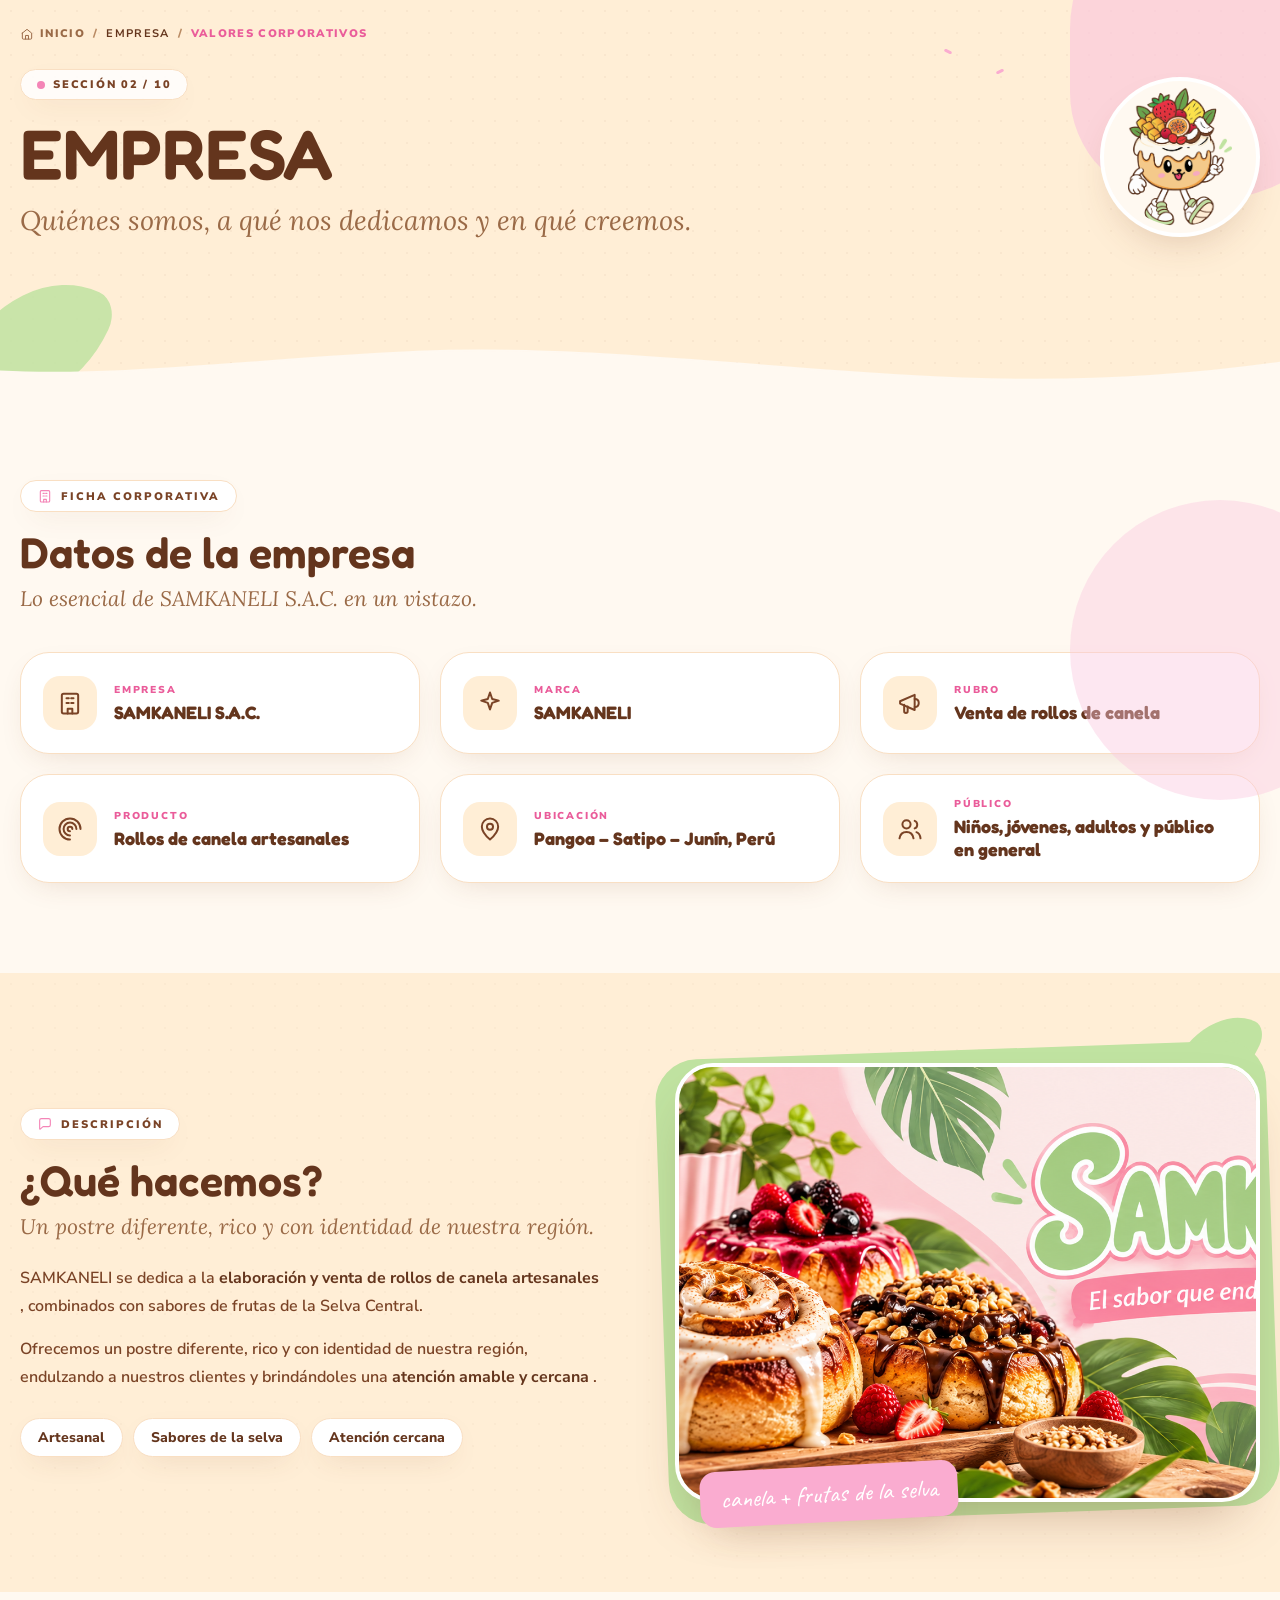
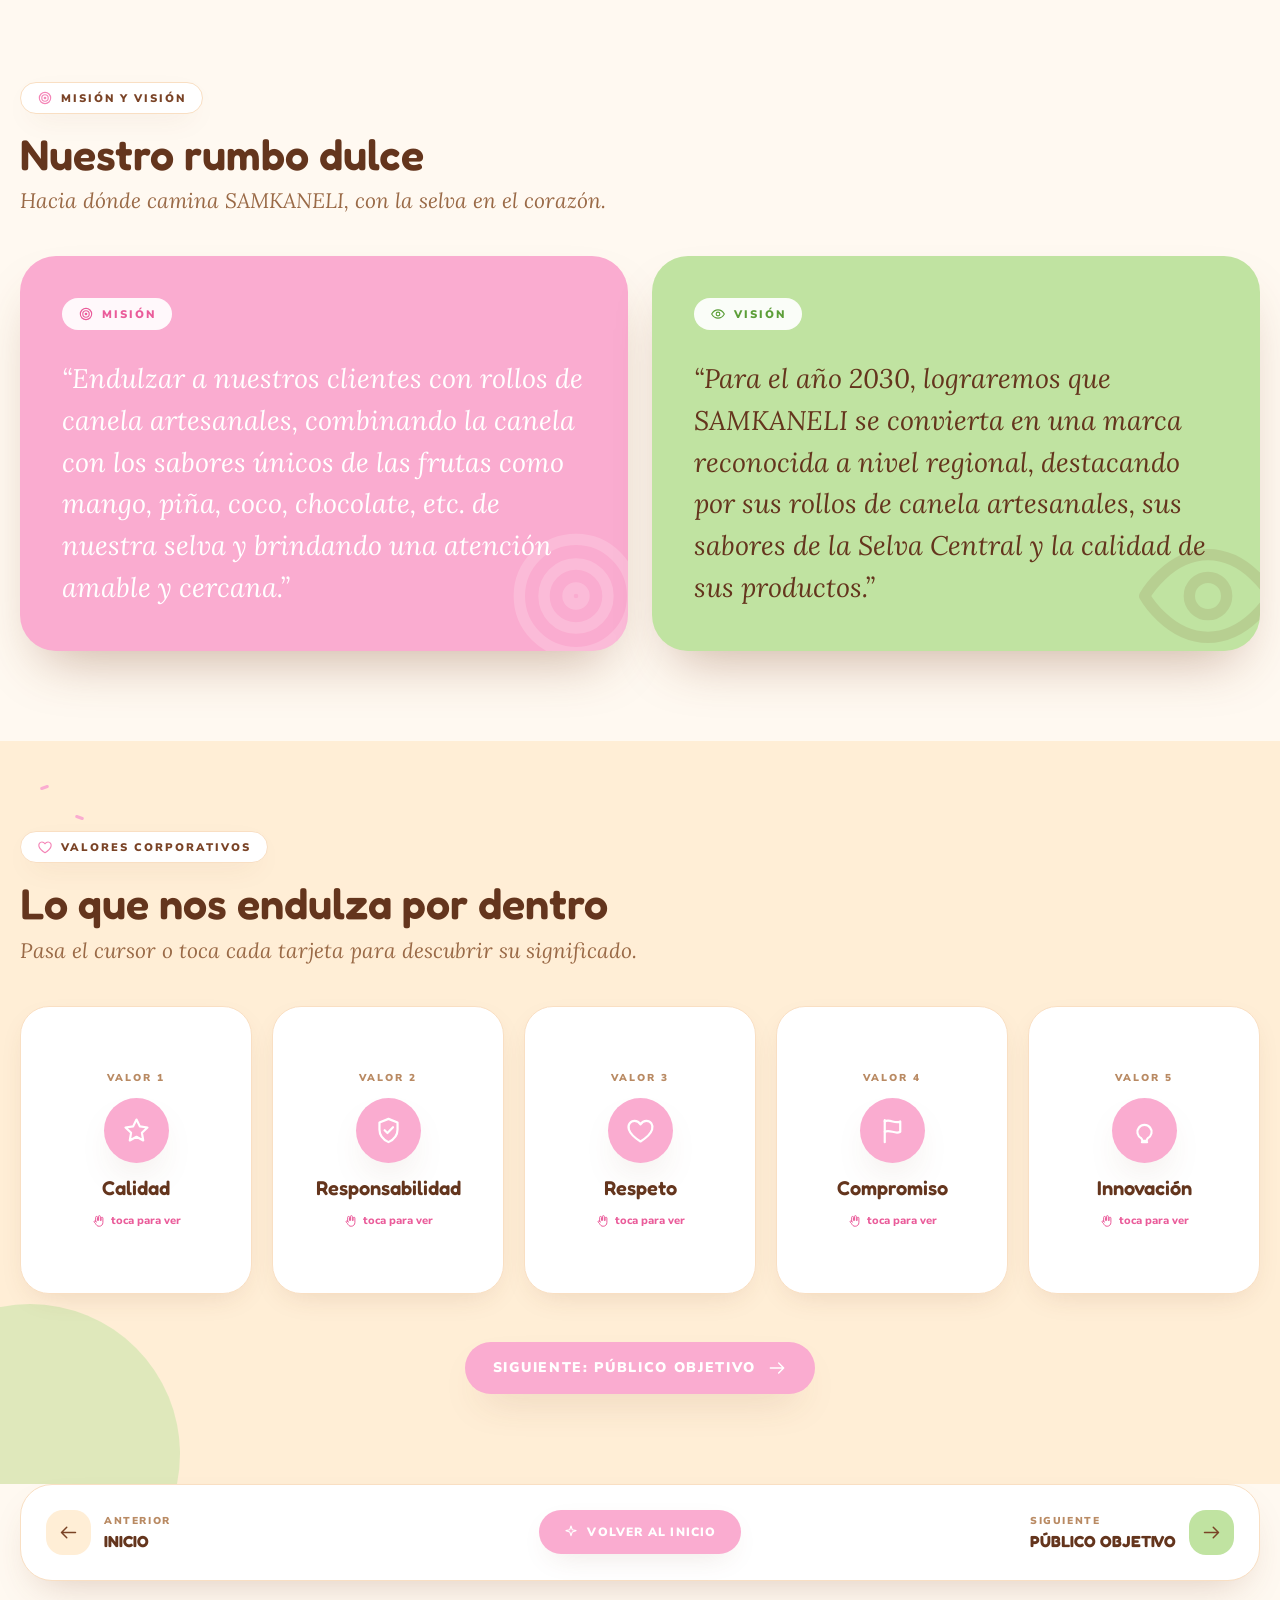
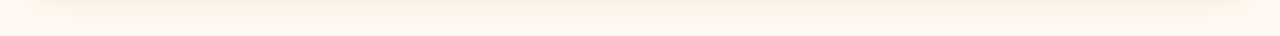
<file: empresa/empresa.html>
<!DOCTYPE html>
<html lang="es">
<head>
  <meta charset="UTF-8">
  <meta name="viewport" content="width=device-width, initial-scale=1.0">

  <title>Empresa — SAMKANELI</title>

  <link rel="stylesheet" href="../empresa/empresa.css">
</head>

<body>

<!-- =========================================================
     ICONOS SVG
========================================================= -->
<svg width="0" height="0" style="position:absolute">
  <defs>

    <symbol id="icon-home" viewBox="0 0 24 24">
      <path d="m4 10.5 8-6.5 8 6.5V19a1.8 1.8 0 0 1-1.8 1.8H5.8A1.8 1.8 0 0 1 4 19v-8.5Z"/>
      <path d="M9.5 20.5v-6h5v6"/>
    </symbol>

    <symbol id="icon-building" viewBox="0 0 24 24">
      <rect x="5" y="4" width="14" height="17" rx="1.5"/>
      <path d="M9 8h2M13 8h2M9 12h2M13 12h2M10 21v-4h4v4"/>
    </symbol>

    <symbol id="icon-sparkle" viewBox="0 0 24 24">
      <path d="M12 3l1.9 5.6L19.5 10l-5.6 1.9L12 17.5l-1.9-5.6L4.5 10l5.6-1.4L12 3Z"/>
    </symbol>

    <symbol id="icon-megaphone" viewBox="0 0 24 24">
      <path d="M3.5 10.5 16 5v13L3.5 12.5v-2Z"/>
      <path d="M16 8.5c1.9 0 3.5 1.3 3.5 3.5S17.9 15.5 16 15.5"/>
      <path d="M7 13.5V19a1.5 1.5 0 0 0 3 0v-4"/>
    </symbol>

    <symbol id="icon-roll" viewBox="0 0 24 24">
      <path d="M12 21a9 9 0 1 1 9-9"/>
      <path d="M12 17.5a5.5 5.5 0 1 1 5.5-5.5"/>
      <path d="M12 14a2 2 0 1 1 2-2"/>
    </symbol>

    <symbol id="icon-pin" viewBox="0 0 24 24">
      <path d="M12 21s7-6.1 7-11a7 7 0 1 0-14 0c0 4.9 7 11 7 11Z"/>
      <circle cx="12" cy="10" r="2.6"/>
    </symbol>

    <symbol id="icon-users" viewBox="0 0 24 24">
      <circle cx="9" cy="8" r="3.5"/>
      <path d="M3 20c.5-3.5 3-5.5 6-5.5s5.5 2 6 5.5"/>
      <path d="M16 5a3.5 3.5 0 0 1 0 6.5M17.5 14.7c2 .7 3.2 2.4 3.5 5.3"/>
    </symbol>

    <symbol id="icon-chat" viewBox="0 0 24 24">
      <path d="M4 6.5A2.5 2.5 0 0 1 6.5 4h11A2.5 2.5 0 0 1 20 6.5v7a2.5 2.5 0 0 1-2.5 2.5H9l-4.2 3.6c-.5.4-.8 0-.8-.4V6.5Z"/>
    </symbol>

    <symbol id="icon-target" viewBox="0 0 24 24">
      <circle cx="12" cy="12" r="8.5"/>
      <circle cx="12" cy="12" r="4.8"/>
      <circle cx="12" cy="12" r="1.2"/>
    </symbol>

    <symbol id="icon-eye" viewBox="0 0 24 24">
      <path d="M2.5 12S6 5.8 12 5.8 21.5 12 21.5 12 18 18.2 12 18.2 2.5 12 2.5 12Z"/>
      <circle cx="12" cy="12" r="2.8"/>
    </symbol>

    <symbol id="icon-heart" viewBox="0 0 24 24">
      <path d="M12 20.5s-7.5-4.7-9-9.3C1.9 7.6 4.2 4.5 7.4 4.5c2 0 3.6 1.1 4.6 2.7 1-1.6 2.6-2.7 4.6-2.7 3.2 0 5.5 3.1 4.4 6.7-1.5 4.6-9 9.3-9 9.3Z"/>
    </symbol>

    <symbol id="icon-star" viewBox="0 0 24 24">
      <path d="m12 3.5 2.6 5.3 5.9.9-4.3 4.1 1 5.9-5.2-2.8-5.2 2.8 1-5.9L3.5 9.7l5.9-.9L12 3.5Z"/>
    </symbol>

    <symbol id="icon-shield" viewBox="0 0 24 24">
      <path d="M12 3 5 5.8v5.4c0 4.5 3 7.9 7 9.8 4-1.9 7-5.3 7-9.8V5.8L12 3Z"/>
      <path d="m9 11.8 2.2 2.2L15.5 9.5"/>
    </symbol>

    <symbol id="icon-flag" viewBox="0 0 24 24">
      <path d="M6 21V4"/>
      <path d="M6 5c4-2.3 8 2.3 12 0v8c-4 2.3-8-2.3-12 0"/>
    </symbol>

    <symbol id="icon-bulb" viewBox="0 0 24 24">
      <path d="M9.5 18a5.5 5.5 0 1 1 5 0c-.6.5-.5 1.5-1 2h-3c-.5-.5-.4-1.5-1-2Z"/>
      <path d="M10 21h4"/>
    </symbol>

    <symbol id="icon-hand" viewBox="0 0 24 24">
      <path d="M8 12.5V5.8a1.6 1.6 0 0 1 3.2 0v5.4h1.6V4.4a1.6 1.6 0 0 1 3.2 0v6.8h1.4V7a1.5 1.5 0 0 1 3 0v7.5c0 3.9-2.7 6.5-6.4 6.5-3.2 0-4.6-1.6-6-4.3L5.6 14c-.6-1-.2-2 .7-2.4.7-.3 1.5 0 1.9.7l.8 1.2Z"/>
    </symbol>

    <symbol id="icon-arrow-r" viewBox="0 0 24 24">
      <path d="M4 12h16m-6-6 6 6-6 6"/>
    </symbol>

    <symbol id="icon-arrow-l" viewBox="0 0 24 24">
      <path d="M20 12H4m6-6-6 6 6 6"/>
    </symbol>

  </defs>
</svg>


<!-- =========================================================
     HERO / CABECERA
========================================================= -->

<header class="hero">

  <div class="hero-dots"></div>
  <div class="hero-blob"></div>
  <div class="hero-leaf"></div>
  <div class="hero-sprinkles"></div>

  <div class="container hero-container">

    <nav class="breadcrumb">

      <a href="../index.html">
        <svg><use href="#icon-home"></use></svg>
        INICIO
      </a>

      <span>/</span>

      <strong>EMPRESA</strong>

      <span>/</span>

      <em id="breadcrumb-section">DATOS DE LA EMPRESA</em>

    </nav>


    <div class="hero-main">

      <div class="hero-text">

        <span class="section-badge">
          <span></span>
          SECCIÓN 02 / 10
        </span>

        <h1>EMPRESA</h1>

        <p>
          Quiénes somos, a qué nos dedicamos y en qué creemos.
        </p>

      </div>


      <img
        src="../img/SAMKANELI.png"
        class="mascot"
        alt="Mascota de SAMKANELI"
      >

    </div>

  </div>


  <svg class="hero-wave"
       viewBox="0 0 1440 44"
       preserveAspectRatio="none">

    <path
      d="M0 44h1440V18c-120 14-260 20-420 12C820 20 640 2 470 8 300 14 140 32 0 26v18Z"
    />

  </svg>

</header>


<main>


<!-- =========================================================
     DATOS DE LA EMPRESA
========================================================= -->

<section id="datos" class="section datos-section">

  <div class="decor-blob pink-blob"></div>

  <div class="container">

    <div class="reveal">

      <div class="section-title">

        <span class="label">
          <svg><use href="#icon-building"></use></svg>
          FICHA CORPORATIVA
        </span>

        <h2>Datos de la empresa</h2>

        <p>
          Lo esencial de SAMKANELI S.A.C. en un vistazo.
        </p>

      </div>

    </div>


    <div class="datos-grid">


      <article class="data-card reveal">

        <div class="data-icon">
          <svg><use href="#icon-building"></use></svg>
        </div>

        <div>
          <span>EMPRESA</span>
          <strong>SAMKANELI S.A.C.</strong>
        </div>

      </article>


      <article class="data-card reveal delay-1">

        <div class="data-icon">
          <svg><use href="#icon-sparkle"></use></svg>
        </div>

        <div>
          <span>MARCA</span>
          <strong>SAMKANELI</strong>
        </div>

      </article>


      <article class="data-card reveal delay-2">

        <div class="data-icon">
          <svg><use href="#icon-megaphone"></use></svg>
        </div>

        <div>
          <span>RUBRO</span>
          <strong>Venta de rollos de canela</strong>
        </div>

      </article>


      <article class="data-card reveal">

        <div class="data-icon">
          <svg><use href="#icon-roll"></use></svg>
        </div>

        <div>
          <span>PRODUCTO</span>
          <strong>Rollos de canela artesanales</strong>
        </div>

      </article>


      <article class="data-card reveal delay-1">

        <div class="data-icon">
          <svg><use href="#icon-pin"></use></svg>
        </div>

        <div>
          <span>UBICACIÓN</span>
          <strong>Pangoa – Satipo – Junín, Perú</strong>
        </div>

      </article>


      <article class="data-card reveal delay-2">

        <div class="data-icon">
          <svg><use href="#icon-users"></use></svg>
        </div>

        <div>
          <span>PÚBLICO</span>
          <strong>Niños, jóvenes, adultos y público en general</strong>
        </div>

      </article>

    </div>

  </div>

</section>



<!-- =========================================================
     DESCRIPCIÓN
========================================================= -->

<section id="descripcion" class="section description-section">

  <div class="description-dots"></div>

  <div class="description-leaf"></div>


  <div class="container description-grid">


    <div class="description-text reveal reveal-left">

      <div class="section-title">

        <span class="label">
          <svg><use href="#icon-chat"></use></svg>
          DESCRIPCIÓN
        </span>

        <h2>¿Qué hacemos?</h2>

        <p>
          Un postre diferente, rico y con identidad de nuestra región.
        </p>

      </div>


      <div class="description-copy">

        <p>
          SAMKANELI se dedica a la
          <strong>
            elaboración y venta de rollos de canela artesanales
          </strong>,
          combinados con sabores de frutas de la Selva Central.
        </p>

        <p>
          Ofrecemos un postre diferente, rico y con identidad de nuestra
          región, endulzando a nuestros clientes y brindándoles una
          <strong>
            atención amable y cercana
          </strong>.
        </p>

      </div>


      <div class="tags">

        <span>Artesanal</span>
        <span>Sabores de la selva</span>
        <span>Atención cercana</span>

      </div>

    </div>



    <div class="description-image reveal reveal-right">

      <div class="image-background"></div>

      <img
        src="../img/Dulces rollos y sabor selvático.png"
        alt="Rollos de canela artesanales de SAMKANELI"
      >

      <span class="image-label">
        canela + frutas de la selva
      </span>

    </div>

  </div>

</section>



<!-- =========================================================
     MISIÓN Y VISIÓN
========================================================= -->

<section id="mision" class="section mission-section">

  <div class="container">

    <div class="reveal">

      <div class="section-title">

        <span class="label">
          <svg><use href="#icon-target"></use></svg>
          MISIÓN Y VISIÓN
        </span>

        <h2>Nuestro rumbo dulce</h2>

        <p>
          Hacia dónde camina SAMKANELI, con la selva en el corazón.
        </p>

      </div>

    </div>


    <div class="mission-grid">


      <!-- MISIÓN -->

      <article class="mission-card mission reveal reveal-left">

        <svg class="big-background-icon">
          <use href="#icon-target"></use>
        </svg>


        <span class="mission-label">

          <svg><use href="#icon-target"></use></svg>

          MISIÓN

        </span>


        <p>
          “Endulzar a nuestros clientes con rollos de canela artesanales,
          combinando la canela con los sabores únicos de las frutas como
          mango, piña, coco, chocolate, etc. de nuestra selva y brindando
          una atención amable y cercana.”
        </p>

      </article>



      <!-- VISIÓN -->

      <article class="mission-card vision reveal reveal-right">

        <svg class="big-background-icon">
          <use href="#icon-eye"></use>
        </svg>


        <span class="mission-label">

          <svg><use href="#icon-eye"></use></svg>

          VISIÓN

        </span>


        <p>
          “Para el año 2030, lograremos que SAMKANELI se convierta en una
          marca reconocida a nivel regional, destacando por sus rollos de
          canela artesanales, sus sabores de la Selva Central y la calidad
          de sus productos.”
        </p>

      </article>

    </div>

  </div>

</section>



<!-- =========================================================
     VALORES CORPORATIVOS
========================================================= -->

<section id="valores" class="section values-section">

  <div class="values-sprinkles"></div>
  <div class="values-blob"></div>


  <div class="container">

    <div class="reveal">

      <div class="section-title">

        <span class="label">
          <svg><use href="#icon-heart"></use></svg>
          VALORES CORPORATIVOS
        </span>

        <h2>Lo que nos endulza por dentro</h2>

        <p>
          Pasa el cursor o toca cada tarjeta para descubrir su significado.
        </p>

      </div>

    </div>


    <div class="values-grid">


      <!-- CALIDAD -->

      <article class="flip-card reveal">

        <div class="flip-inner">

          <div class="flip-face">

            <span class="value-number">
              VALOR 1
            </span>

            <div class="value-icon">
              <svg><use href="#icon-star"></use></svg>
            </div>

            <h3>Calidad</h3>

            <span class="touch">
              <svg><use href="#icon-hand"></use></svg>
              toca para ver
            </span>

          </div>


          <div class="flip-face flip-back">

            <svg class="back-icon">
              <use href="#icon-star"></use>
            </svg>

            <h3>Calidad</h3>

            <p>
              Producto artesanal cuidado en cada detalle,
              de la masa al relleno, en cada rollo que sale
              de Pangoa.
            </p>

          </div>

        </div>

      </article>



      <!-- RESPONSABILIDAD -->

      <article class="flip-card reveal delay-1">

        <div class="flip-inner">

          <div class="flip-face">

            <span class="value-number">
              VALOR 2
            </span>

            <div class="value-icon">
              <svg><use href="#icon-shield"></use></svg>
            </div>

            <h3>Responsabilidad</h3>

            <span class="touch">
              <svg><use href="#icon-hand"></use></svg>
              toca para ver
            </span>

          </div>


          <div class="flip-face flip-back">

            <svg class="back-icon">
              <use href="#icon-shield"></use>
            </svg>

            <h3>Responsabilidad</h3>

            <p>
              Cumplimos lo que prometemos con nuestros
              clientes y con nuestra comunidad.
            </p>

          </div>

        </div>

      </article>



      <!-- RESPETO -->

      <article class="flip-card reveal delay-2">

        <div class="flip-inner">

          <div class="flip-face">

            <span class="value-number">
              VALOR 3
            </span>

            <div class="value-icon">
              <svg><use href="#icon-heart"></use></svg>
            </div>

            <h3>Respeto</h3>

            <span class="touch">
              <svg><use href="#icon-hand"></use></svg>
              toca para ver
            </span>

          </div>


          <div class="flip-face flip-back">

            <svg class="back-icon">
              <use href="#icon-heart"></use>
            </svg>

            <h3>Respeto</h3>

            <p>
              Atendemos con amabilidad y consideración a
              cada persona, cliente o compañero.
            </p>

          </div>

        </div>

      </article>



      <!-- COMPROMISO -->

      <article class="flip-card reveal delay-3">

        <div class="flip-inner">

          <div class="flip-face">

            <span class="value-number">
              VALOR 4
            </span>

            <div class="value-icon">
              <svg><use href="#icon-flag"></use></svg>
            </div>

            <h3>Compromiso</h3>

            <span class="touch">
              <svg><use href="#icon-hand"></use></svg>
              toca para ver
            </span>

          </div>


          <div class="flip-face flip-back">

            <svg class="back-icon">
              <use href="#icon-flag"></use>
            </svg>

            <h3>Compromiso</h3>

            <p>
              Trabajamos cada día por el sabor, la atención
              y la experiencia SAMKANELI.
            </p>

          </div>

        </div>

      </article>



      <!-- INNOVACIÓN -->

      <article class="flip-card reveal delay-4">

        <div class="flip-inner">

          <div class="flip-face">

            <span class="value-number">
              VALOR 5
            </span>

            <div class="value-icon">
              <svg><use href="#icon-bulb"></use></svg>
            </div>

            <h3>Innovación</h3>

            <span class="touch">
              <svg><use href="#icon-hand"></use></svg>
              toca para ver
            </span>

          </div>


          <div class="flip-face flip-back">

            <svg class="back-icon">
              <use href="#icon-bulb"></use>
            </svg>

            <h3>Innovación</h3>

            <p>
              Nuevas combinaciones de canela con las frutas
              de nuestra Selva Central.
            </p>

          </div>

        </div>

      </article>

    </div>



    <!-- SIGUIENTE -->

    <div class="next-section reveal">

      <a href="../publico-objetivo/publico-objetivo.html" class="next-button">

        SIGUIENTE: PÚBLICO OBJETIVO

        <svg>
          <use href="#icon-arrow-r"></use>
        </svg>

      </a>

    </div>

  </div>

</section>



<!-- =========================================================
     NAVEGACIÓN INFERIOR
========================================================= -->

<section class="page-navigation">

  <div class="container">

    <nav class="page-nav-box">


      <a href="../index.html" class="page-nav-side">

        <span class="nav-icon">
          <svg><use href="#icon-arrow-l"></use></svg>
        </span>

        <span>
          <small>ANTERIOR</small>
          <strong>INICIO</strong>
        </span>

      </a>



      <a href="../index.html" class="home-button">
        <svg><use href="#icon-sparkle"></use></svg>
        VOLVER AL INICIO
      </a>



      <a href="../publico-objetivo/publico-objetivo.html" class="page-nav-side next">

        <span>
          <small>SIGUIENTE</small>
          <strong>PÚBLICO OBJETIVO</strong>
        </span>

        <span class="nav-icon green">
          <svg><use href="#icon-arrow-r"></use></svg>
        </span>

      </a>

    </nav>

  </div>

</section>

</main>


<!-- BOTÓN VOLVER ARRIBA -->

<button
  id="backTop"
  class="back-top"
  aria-label="Volver arriba"
>
  ↑
</button>


<script src="../empresa/empresa.js"></script>

</body>
</html>
</file>
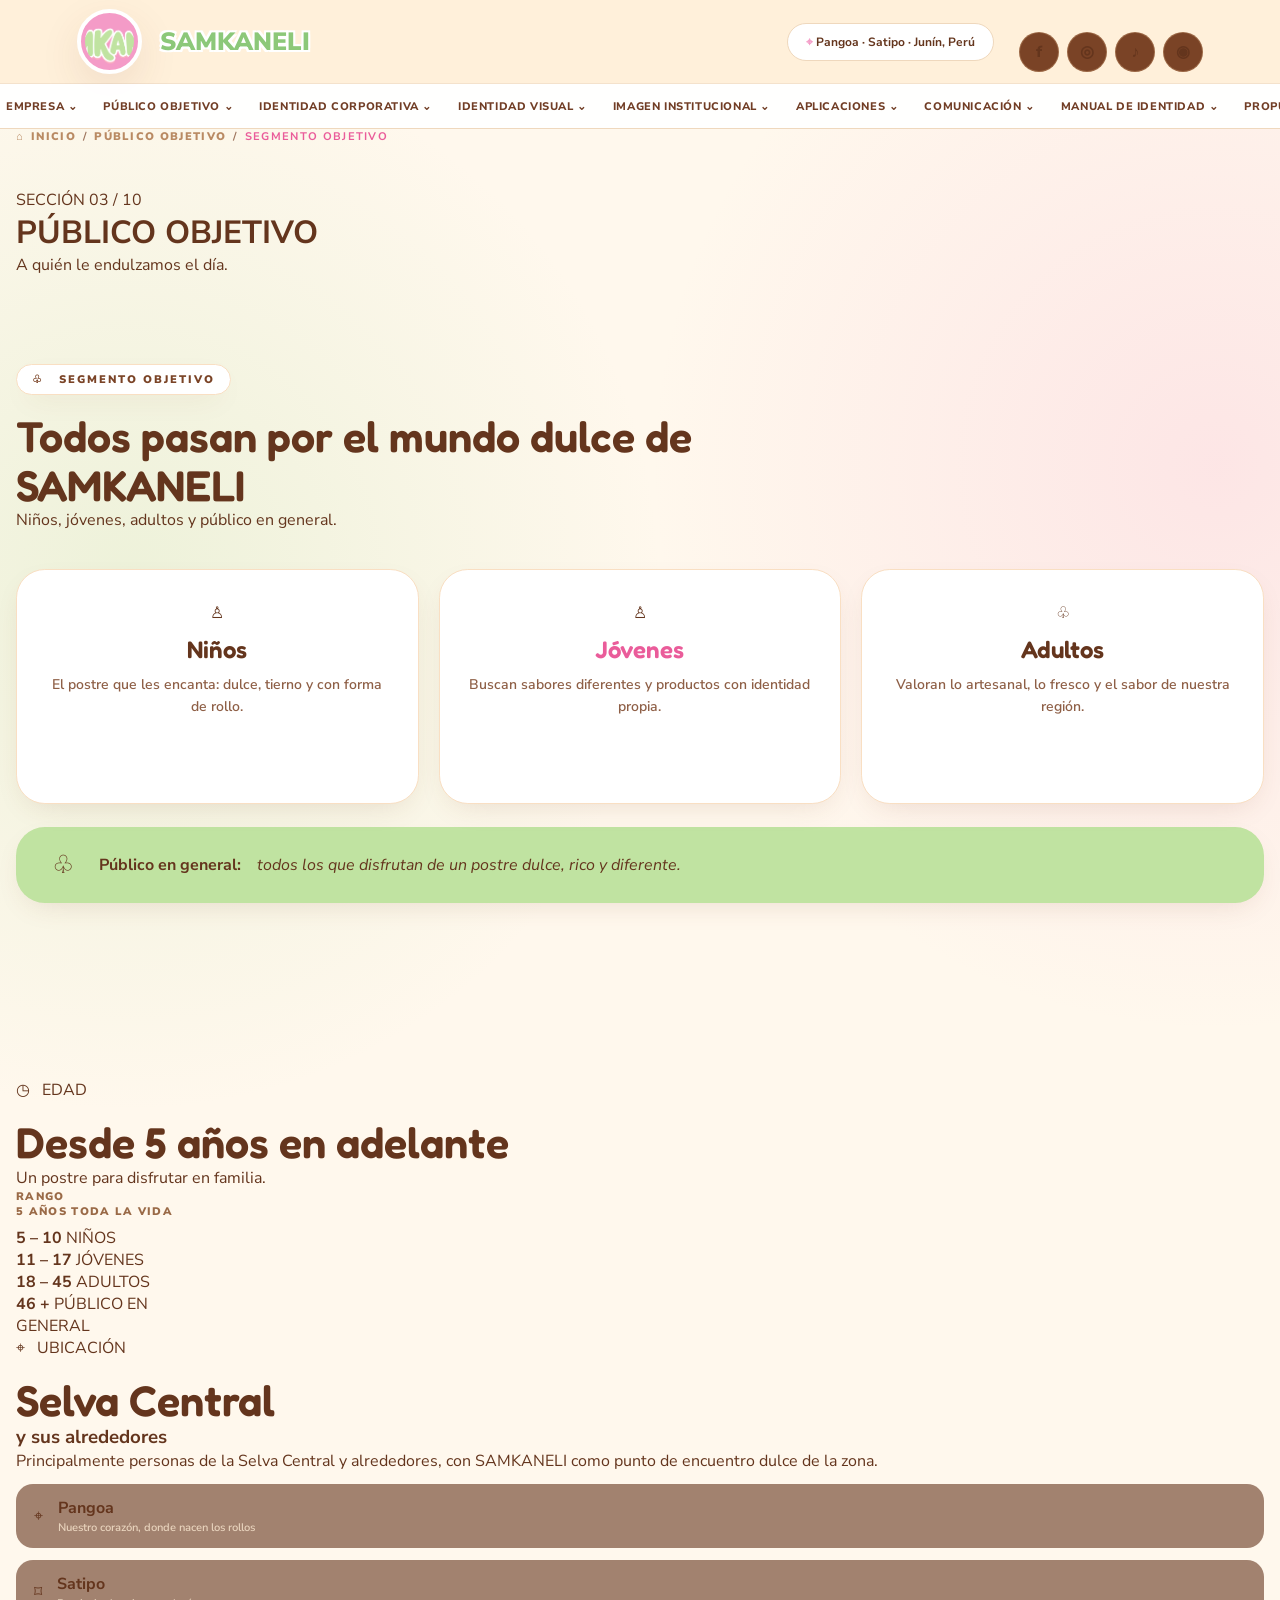
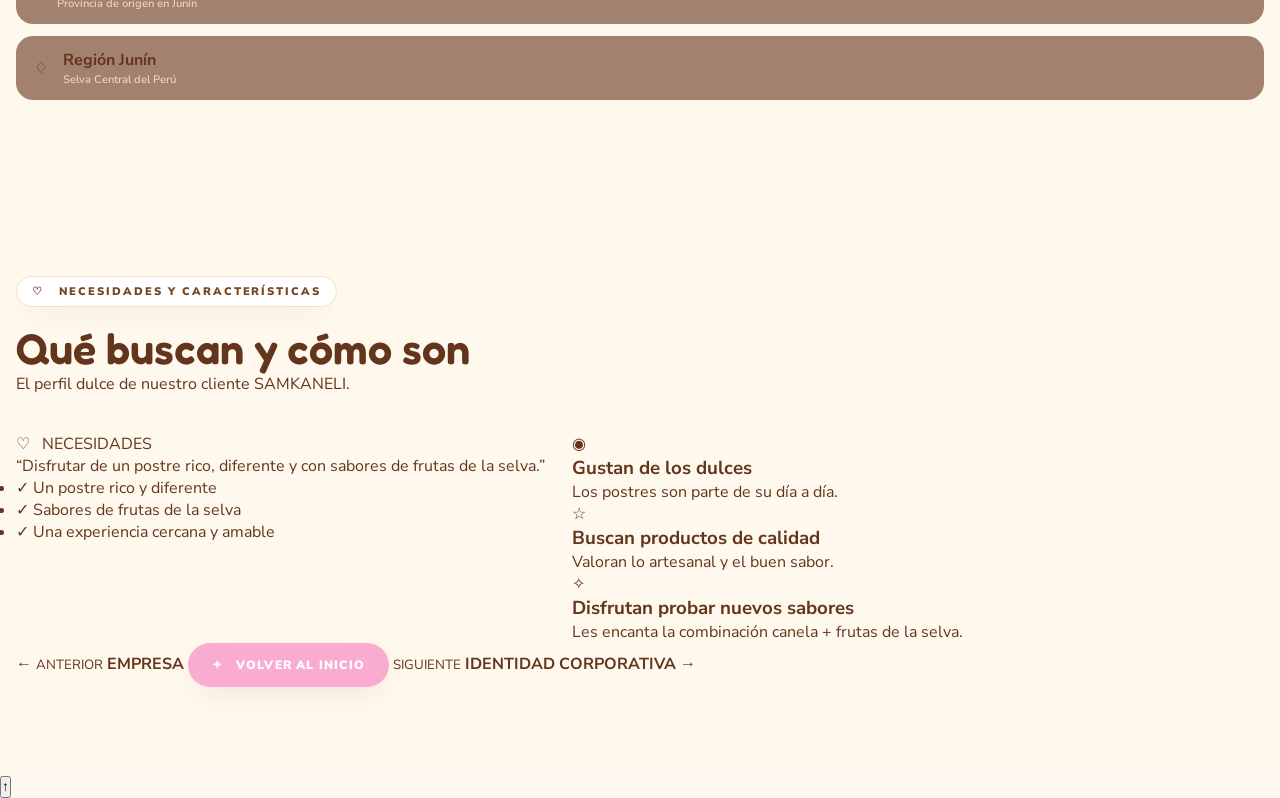
<file: publico-objetivo/publico-objetivo.html>
<!DOCTYPE html>
<html lang="es">

<head>
    <meta charset="UTF-8">
    <meta name="viewport" content="width=device-width, initial-scale=1.0">

    <title>Público Objetivo | SAMKANELI</title>

    <!-- MISMO CSS DEL PROYECTO -->
    <link rel="stylesheet" href="../global.css">
    <link rel="stylesheet" href="../publico-objetivo/publico-objetivo.css">

    <link rel="preconnect" href="https://fonts.googleapis.com">
    <link rel="preconnect" href="https://fonts.gstatic.com" crossorigin>

    <link href="https://fonts.googleapis.com/css2?family=DM+Sans:wght@400;500;600;700;800&family=Playfair+Display:ital,wght@0,400;0,500;0,600;1,400;1,500&display=swap"
        rel="stylesheet">
</head>

<body>

<header class="header">

    <div class="header-top">

        <a href="../index.html" class="brand">

            <div class="brand-logo">
                <img src="../img/thai.png" alt="SAMKANELI">
            </div>

            <span>SAMKANELI</span>

        </a>


        <div class="header-info">

            <div class="location">
                <span>⌖</span>
                Pangoa · Satipo · Junín, Perú
            </div>

            <div class="socials">
                <a href="#">f</a>
                <a href="#">◎</a>
                <a href="#">♪</a>
                <a href="#">◉</a>
            </div>

        </div>

    </div>


    <nav class="main-nav">

        <!-- INICIO -->
        <a href="../index.html" class="nav-link">
            INICIO
        </a>


        <!-- EMPRESA -->
        <div class="nav-dropdown">

            <button class="nav-button">
                EMPRESA <span>⌄</span>
            </button>

            <div class="dropdown-menu">

                <a href="../empresa/empresa.html#datos">
                    <i></i> Datos de la empresa
                </a>

                <a href="../empresa/empresa.html#descripcion">
                    <i></i> Descripción de la empresa
                </a>

                <a href="../empresa/empresa.html#mision">
                    <i></i> Misión
                </a>

                <a href="../empresa/empresa.html#vision">
                    <i></i> Visión
                </a>

                <a href="../empresa/empresa.html#valores">
                    <i></i> Valores corporativos
                </a>

            </div>

        </div>


        <!-- PÚBLICO OBJETIVO -->
        <div class="nav-dropdown">

            <button class="nav-button active">
                PÚBLICO OBJETIVO <span>⌄</span>
            </button>

            <div class="dropdown-menu">

                <a href="../publico-objetivo/publico-objetivo.html#segmento">
                    <i></i> Segmento objetivo
                </a>

                <a href="../publico-objetivo/publico-objetivo.html#edad">
                    <i></i> Edad
                </a>

                <a href="../publico-objetivo/publico-objetivo.html#ubicacion">
                    <i></i> Ubicación
                </a>

                <a href="../publico-objetivo/publico-objetivo.html#necesidades">
                    <i></i> Necesidades
                </a>

                <a href="../publico-objetivo/publico-objetivo.html#caracteristicas">
                    <i></i> Características
                </a>

            </div>

        </div>


        <!-- IDENTIDAD CORPORATIVA -->
        <div class="nav-dropdown">

            <button class="nav-button">
                IDENTIDAD CORPORATIVA <span>⌄</span>
            </button>

            <div class="dropdown-menu">

                <a href="../identidad-corporativa/identidad-corporativa.html#imagen">
                    <i></i> ¿Qué es la imagen corporativa?
                </a>

                <a href="../identidad-corporativa/identidad-corporativa.html#elementos">
                    <i></i> Elementos de identidad
                </a>

                <a href="../identidad-corporativa/identidad-corporativa.html#tipos">
                    <i></i> Tipos de identidad
                </a>

                <a href="../identidad-corporativa/identidad-corporativa.html#cultural">
                    <i></i> Identidad cultural
                </a>

                <a href="../identidad-corporativa/identidad-corporativa.html##verbal">
                    <i></i> Identidad verbal
                </a>

                <a href="../identidad-corporativa/identidad-corporativa.html#corporativa">
                    <i></i> Identidad corporativa
                </a>

            </div>

        </div>


        <!-- IDENTIDAD VISUAL -->
        <div class="nav-dropdown">

            <button class="nav-button">
                IDENTIDAD VISUAL <span>⌄</span>
            </button>

            <div class="dropdown-menu">

                <a href="../identidad-visual/identidad-visual.html#logotipo">
                    <i></i> Logotipo
                </a>

                <a href="../identidad-visual/identidad-visual.html#colores">
                    <i></i> Colores corporativos
                </a>

                <a href="../identidad-visual/identidad-visual.html#tipografia">
                    <i></i> Tipografía
                </a>

                <a href="../identidad-visual/identidad-visual.html#elementos">
                    <i></i> Elementos gráficos
                </a>

                <a href="../identidad-visual/identidad-visual.html#uniformes">
                    <i></i> Uniformes
                </a>

                <a href="../identidad-visual/identidad-visual.html#empaques">
                    <i></i> Empaques
                </a>

                <a href="../identidad-visual/identidad-visual.html#letreros">
                    <i></i> Letreros
                </a>

                <a href="../identidad-visual/identidad-visual.html#decoracion">
                    <i></i> Decoración
                </a>

            </div>

        </div>


        <!-- IMAGEN INSTITUCIONAL -->
        <div class="nav-dropdown">

            <button class="nav-button">
                IMAGEN INSTITUCIONAL <span>⌄</span>
            </button>

            <div class="dropdown-menu">

                <a href="../imagen-institucional/imagen-institucional.html#percepcion">
                    <i></i> Percepción del cliente
                </a>

                <a href="../imagen-institucional/imagen-institucional.html#fortalezas">
                    <i></i> Fortalezas
                </a>

                <a href="../imagen-institucional/imagen-institucional.html#mejorar">
                    <i></i> Aspectos por mejorar
                </a>

                <a href="../imagen-institucional/imagen-institucional.html#dimensiones">
                    <i></i> Dimensiones de la imagen
                </a>

                <a href="../imagen-institucional/imagen-institucional.html#">
                    <i></i> Componentes de la imagen
                </a>

            </div>

        </div>


        <!-- APLICACIONES -->
        <div class="nav-dropdown">

            <button class="nav-button">
                APLICACIONES <span>⌄</span>
            </button>

            <div class="dropdown-menu">

                <a href="../aplicaciones/aplicaciones.html#tarjetas">
                    <i></i> Tarjetas
                </a>

                <a href="../aplicaciones/aplicaciones.html#vasos">
                    <i></i> Vasos y empaques
                </a>

                <a href="../aplicaciones/aplicaciones.html#uniformes">
                    <i></i> Uniformes
                </a>

                <a href="../aplicaciones/aplicaciones.html#afiches">
                    <i></i> Afiches
                </a>

                <a href="../aplicaciones/aplicaciones.html#redes">
                    <i></i> Redes sociales
                </a>

                <a href="../aplicaciones/aplicaciones.html#web">
                    <i></i> Web
                </a>

            </div>

        </div>


        <!-- COMUNICACIÓN -->
        <div class="nav-dropdown">

            <button class="nav-button">
                COMUNICACIÓN <span>⌄</span>
            </button>

            <div class="dropdown-menu">

                <a href="../comunicacion/comunicacion.html#lenguaje">
                    <i></i> Lenguaje
                </a>

                <a href="../comunicacion/comunicacion.html#canales">
                    <i></i> Canales
                </a>

                <a href="../comunicacion/comunicacion.html#mensaje">
                    <i></i> Mensaje
                </a>

                <a href="../comunicacion/comunicacion.html#eslogan">
                    <i></i> Eslogan
                </a>

            </div>

        </div>


        <!-- MANUAL -->
        <div class="nav-dropdown">

            <button class="nav-button">
                MANUAL DE IDENTIDAD <span>⌄</span>
            </button>

            <div class="dropdown-menu">

                <a href="manual-identidad.html#identidad-visual">
                    <i></i> Identidad visual
                </a>

                <a href="manual-identidad.html#identidad-verbal">
                    <i></i> Identidad verbal
                </a>

                <a href="../manual-identidad/manual-identidad.html#colores">
                    <i></i> Colores
                </a>

                <a href="../manual-identidad/manual-identidad.html#tipografia">
                    <i></i> Tipografía
                </a>

                <a href="../manual-identidad/manual-identidad.html#logotipo">
                    <i></i> Logotipo
                </a>

                <a href="../manual-identidad/manual-identidad.html#aplicaciones">
                    <i></i> Aplicaciones
                </a>

            </div>

        </div>


        <!-- PROPUESTAS -->
        <div class="nav-dropdown">

            <button class="nav-button">
                PROPUESTAS <span>⌄</span>
            </button>

            <div class="dropdown-menu dropdown-right">

                <a href="../propuestas/propuestas.html#estandarizacion">
                    <i></i> Estandarización de la marca
                </a>

                <a href="../propuestas/propuestas.html#publicidad">
                    <i></i> Material publicitario
                </a>

                <a href="../propuestas/propuestas.html#colores">
                    <i></i> Colores y tipografías
                </a>

                <a href="../propuestas/propuestas.html#redes">
                    <i></i> Redes sociales
                </a>

            </div>

        </div>

    </nav>

</header>


<!-- =====================================================
     CONTENIDO ORIGINAL DE PÚBLICO OBJETIVO
===================================================== -->

<div class="page">

    <!-- DECORACIÓN -->
    <div class="blob blob-pink-top"></div>
    <div class="blob blob-pink-left"></div>
    <div class="leaf leaf-left"></div>
    <div class="dots dots-top"></div>
    <div class="dots dots-bottom"></div>


    <!-- ENCABEZADO -->
    <header class="hero">

        <div class="container">

            <div class="breadcrumb">
                <span>⌂</span>
                <span>INICIO</span>
                <b>/</b>
                <span>PÚBLICO OBJETIVO</span>
                <b>/</b>
                <strong>SEGMENTO OBJETIVO</strong>
            </div>

            <div class="section-tag">
                <span class="tag-dot"></span>
                SECCIÓN 03 / 10
            </div>

            <div class="hero-content">

                <div>
                    <h1>PÚBLICO OBJETIVO</h1>
                    <p class="script">A quién le endulzamos el día.</p>
                </div>

                <div class="mascot">
                    <div class="mascot-face">
                        <div class="roll"></div>
                        <div class="eye eye-left"></div>
                        <div class="eye eye-right"></div>
                        <div class="mouth"></div>
                        <div class="cheek cheek-left"></div>
                        <div class="cheek cheek-right"></div>
                    </div>
                </div>

            </div>

        </div>

        <div class="wave"></div>

    </header>


    <!-- =================================================
         SEGMENTO
    ================================================== -->

    <section class="section segment" id="segmento">

        <div class="container">

            <div class="section-label">
                ♧ &nbsp; SEGMENTO OBJETIVO
            </div>

            <h2>
                Todos pasan por el mundo dulce de<br>
                SAMKANELI
            </h2>

            <p class="subtitle">
                Niños, jóvenes, adultos y público en general.
            </p>


            <div class="audience-grid">

                <article class="audience-card">

                    <div class="icon pink">♙</div>

                    <h3>Niños</h3>

                    <p>
                        El postre que les encanta:
                        dulce, tierno y con forma de rollo.
                    </p>

                </article>


                <article class="audience-card">

                    <div class="icon cream">♙</div>

                    <h3>Jóvenes</h3>

                    <p>
                        Buscan sabores diferentes y
                        productos con identidad propia.
                    </p>

                </article>


                <article class="audience-card">

                    <div class="icon cream">♧</div>

                    <h3>Adultos</h3>

                    <p>
                        Valoran lo artesanal, lo fresco
                        y el sabor de nuestra región.
                    </p>

                </article>

            </div>


            <div class="general-bar">

                <span class="general-icon">♧</span>

                <strong>Público en general:</strong>

                <em>
                    todos los que disfrutan de un postre
                    dulce, rico y diferente.
                </em>

            </div>

        </div>

    </section>


    <!-- =================================================
         EDAD + UBICACIÓN
    ================================================== -->

    <section class="section age-location">

        <div class="container two-columns">


            <article class="white-panel age-panel" id="edad">

                <div class="small-label">
                    ◷ &nbsp; EDAD
                </div>

                <h2>
                    Desde 5 años en adelante
                </h2>

                <p class="subtitle">
                    Un postre para disfrutar en familia.
                </p>


                <div class="range-title">

                    <span>RANGO</span>

                    <div class="range-line">

                        <span>5 AÑOS</span>
                        <span>TODA LA VIDA</span>

                    </div>

                </div>


                <div class="age-grid">

                    <div class="age-box">
                        <b>5 – 10</b>
                        <span>NIÑOS</span>
                    </div>

                    <div class="age-box">
                        <b>11 – 17</b>
                        <span>JÓVENES</span>
                    </div>

                    <div class="age-box">
                        <b>18 – 45</b>
                        <span>ADULTOS</span>
                    </div>

                    <div class="age-box">
                        <b>46 +</b>
                        <span>PÚBLICO EN<br>GENERAL</span>
                    </div>

                </div>

            </article>


            <article class="location-panel" id="ubicacion">

                <div class="small-label light">
                    ⌖ &nbsp; UBICACIÓN
                </div>

                <h2>Selva Central</h2>

                <h3>y sus alrededores</h3>

                <p>
                    Principalmente personas de la Selva Central
                    y alrededores, con SAMKANELI como punto
                    de encuentro dulce de la zona.
                </p>


                <div class="location-item">

                    <span>⌖</span>

                    <div>
                        <b>Pangoa</b>
                        <small>
                            Nuestro corazón, donde nacen los rollos
                        </small>
                    </div>

                </div>


                <div class="location-item">

                    <span>⌑</span>

                    <div>
                        <b>Satipo</b>
                        <small>
                            Provincia de origen en Junín
                        </small>
                    </div>

                </div>


                <div class="location-item">

                    <span>♢</span>

                    <div>
                        <b>Región Junín</b>
                        <small>
                            Selva Central del Perú
                        </small>
                    </div>

                </div>


                <div class="panel-leaf"></div>

            </article>

        </div>

    </section>


    <!-- =================================================
         NECESIDADES
    ================================================== -->

    <section class="section needs" id="necesidades">

        <div class="container">

            <div class="section-label">
                ♡ &nbsp; NECESIDADES Y CARACTERÍSTICAS
            </div>

            <h2>
                Qué buscan y cómo son
            </h2>

            <p class="subtitle">
                El perfil dulce de nuestro cliente SAMKANELI.
            </p>


            <div class="needs-grid">


                <article class="quote-card">

                    <div class="quote-label">
                        ♡ &nbsp; NECESIDADES
                    </div>

                    <blockquote>
                        “Disfrutar de un postre rico,
                        diferente y con sabores de frutas
                        de la selva.”
                    </blockquote>

                    <ul>

                        <li>
                            ✓
                            <span>
                                Un postre rico y diferente
                            </span>
                        </li>

                        <li>
                            ✓
                            <span>
                                Sabores de frutas de la selva
                            </span>
                        </li>

                        <li>
                            ✓
                            <span>
                                Una experiencia cercana y amable
                            </span>
                        </li>

                    </ul>

                </article>


                <div class="need-list" id="caracteristicas">

                    <article class="need-item">

                        <span class="need-icon green">◉</span>

                        <div>

                            <h3>
                                Gustan de los dulces
                            </h3>

                            <p>
                                Los postres son parte de su día a día.
                            </p>

                        </div>

                    </article>


                    <article class="need-item">

                        <span class="need-icon green">☆</span>

                        <div>

                            <h3>
                                Buscan productos de calidad
                            </h3>

                            <p>
                                Valoran lo artesanal y el buen sabor.
                            </p>

                        </div>

                    </article>


                    <article class="need-item">

                        <span class="need-icon green">✧</span>

                        <div>

                            <h3>
                                Disfrutan probar nuevos sabores
                            </h3>

                            <p>
                                Les encanta la combinación
                                canela + frutas de la selva.
                            </p>

                        </div>

                    </article>

                </div>

            </div>


            <!-- NAVEGACIÓN -->

            <nav class="bottom-nav">

                <a href="../empresa/empresa.html" class="nav-side previous">

                    <span class="nav-arrow">←</span>

                    <span>
                        <small>ANTERIOR</small>
                        <b>EMPRESA</b>
                    </span>

                </a>


                <a href="../index.html" class="home-button">
                    ✦ &nbsp; VOLVER AL INICIO
                </a>


                <a href="../identidad-corporativa/identidad-corporativa.html"
                   class="nav-side next">

                    <span>
                        <small>SIGUIENTE</small>
                        <b>IDENTIDAD CORPORATIVA</b>
                    </span>

                    <span class="nav-arrow green-arrow">
                        →
                    </span>

                </a>

            </nav>

        </div>

    </section>

</div>


<button class="back-top" aria-label="Volver arriba">
    ↑
</button>


<script src="../script.js"></script>

</body>
</html>
</file>
<file: empresa/empresa.css>
@import url('https://fonts.googleapis.com/css2?family=Caveat:wght@500;600;700&family=Fredoka:wght@400;500;600;700&family=Lora:ital,wght@0,400;0,500;0,600;1,400;1,500&family=Nunito+Sans:wght@400;500;600;700;800;900&display=swap');


/* =========================================================
   VARIABLES
========================================================= */

:root {

  --crema-50: #fff9f1;
  --crema-100: #ffeed6;
  --crema-200: #f9dfc3;
  --crema-300: #f2cfa6;

  --rosa-100: #fce0ec;
  --rosa-200: #fbc6dd;
  --rosa-300: #faacd0;
  --rosa-400: #f485b7;
  --rosa-500: #ea5c9a;
  --rosa-600: #d4417f;

  --canela-300: #b98a63;
  --canela-400: #9a6a47;
  --canela-500: #7a4326;
  --canela-600: #64351d;
  --canela-700: #4e2915;

  --selva-100: #e6f4d8;
  --selva-200: #c0e3a1;
  --selva-300: #9fd37c;
  --selva-400: #7cbb55;
  --selva-500: #5c9e38;

  --shadow-soft:
    0 18px 40px -18px rgba(122, 67, 38, .28);

  --shadow-lift:
    0 28px 55px -22px rgba(122, 67, 38, .40);

  --shadow-card:
    0 10px 30px -12px rgba(122, 67, 38, .18);

  --display: "Fredoka", sans-serif;
  --script: "Lora", serif;
  --hand: "Caveat", cursive;
  --sans: "Nunito Sans", sans-serif;
}


/* =========================================================
   RESET
========================================================= */

* {
  box-sizing: border-box;
  margin: 0;
  padding: 0;
}

html {
  scroll-behavior: smooth;
}

body {
  background: var(--crema-50);
  color: var(--canela-600);
  font-family: var(--sans);
  overflow-x: hidden;
}

img {
  max-width: 100%;
  display: block;
}

a {
  color: inherit;
  text-decoration: none;
}

button {
  font-family: inherit;
}

svg {
  width: 1em;
  height: 1em;
  fill: none;
  stroke: currentColor;
  stroke-width: 1.7;
  stroke-linecap: round;
  stroke-linejoin: round;
}

::selection {
  background: var(--rosa-300);
  color: var(--canela-700);
}


/* =========================================================
   CONTENEDOR
========================================================= */

.container {
  width: min(1280px, calc(100% - 40px));
  margin-inline: auto;
}


/* =========================================================
   TEXTURA
========================================================= */

.texture {
  position: relative;
}

.texture::after {
  content: "";
  position: absolute;
  inset: 0;
  pointer-events: none;
  opacity: .4;
  background-image:
    radial-gradient(
      rgba(122,67,38,.09) 1px,
      transparent 1px
    );
  background-size: 18px 18px;
}


/* =========================================================
   HERO
========================================================= */

.hero {
  position: relative;
  overflow: hidden;
  background: var(--crema-100);
  min-height: 390px;
}

.hero-dots {
  position: absolute;
  inset: 0;
  opacity: .35;
  background-image:
    radial-gradient(
      rgba(122,67,38,.13) 1.3px,
      transparent 1.3px
    );
  background-size: 22px 22px;
}

.hero-blob {
  position: absolute;
  width: 300px;
  height: 300px;
  right: -90px;
  top: -100px;
  background: var(--rosa-200);
  border-radius: 48% 52% 60% 40%;
  opacity: .65;
  animation: spinSlow 22s linear infinite;
}

.hero-leaf {
  position: absolute;
  left: -25px;
  bottom: -30px;
  width: 120px;
  height: 150px;
  background: var(--selva-200);
  border-radius: 80% 20% 80% 20%;
  transform: rotate(25deg);
  opacity: .85;
}

.hero-sprinkles {
  position: absolute;
  width: 100px;
  height: 100px;
  right: 20%;
  top: 30px;
}

.hero-sprinkles::before,
.hero-sprinkles::after {
  content: "";
  position: absolute;
  width: 8px;
  height: 3px;
  background: var(--rosa-300);
  border-radius: 10px;
  transform: rotate(25deg);
}

.hero-sprinkles::before {
  left: 20px;
  top: 20px;
}

.hero-sprinkles::after {
  right: 20px;
  top: 40px;
  transform: rotate(-25deg);
}


.hero-container {
  position: relative;
  z-index: 2;
  padding-top: 26px;
  padding-bottom: 65px;
}


.breadcrumb {
  display: flex;
  align-items: center;
  flex-wrap: wrap;
  gap: 8px;

  font-size: 11px;
  font-weight: 900;
  letter-spacing: .12em;
  text-transform: uppercase;
}

.breadcrumb a {
  display: flex;
  align-items: center;
  gap: 6px;
  color: var(--canela-400);
  transition: color .2s;
}

.breadcrumb a:hover {
  color: var(--rosa-500);
}

.breadcrumb a svg {
  width: 14px;
  height: 14px;
}

.breadcrumb span {
  color: var(--canela-300);
}

.breadcrumb strong {
  color: var(--canela-600);
}

.breadcrumb em {
  color: var(--rosa-500);
  font-style: normal;
}


.hero-main {
  display: flex;
  align-items: flex-end;
  justify-content: space-between;
  gap: 40px;
  margin-top: 28px;
}

.hero-text {
  min-width: 0;
}

.section-badge {
  display: inline-flex;
  align-items: center;
  gap: 8px;

  padding: 7px 16px;

  background: rgba(255,255,255,.85);
  border: 1px solid var(--crema-200);
  border-radius: 999px;

  font-size: 11px;
  font-weight: 900;
  letter-spacing: .16em;
  color: var(--canela-500);

  box-shadow: var(--shadow-card);
}

.section-badge span {
  width: 8px;
  height: 8px;
  border-radius: 50%;
  background: var(--rosa-400);
}


.hero h1 {
  margin-top: 17px;

  font-family: var(--display);
  font-size: clamp(42px, 6vw, 70px);
  font-weight: 600;
  line-height: 1.05;

  color: var(--canela-600);
}

.hero-text p {
  margin-top: 12px;

  font-family: var(--script);
  font-style: italic;
  font-size: clamp(20px, 2.2vw, 27px);

  color: var(--canela-400);
}


.mascot {
  width: 160px;
  height: 160px;
  object-fit: contain;

  background: var(--crema-50);
  padding: 7px;

  border-radius: 50%;

  border: 4px solid white;

  box-shadow: var(--shadow-soft);

  animation: floatY 6s ease-in-out infinite;
}


.hero-wave {
  position: absolute;
  bottom: -1px;
  left: 0;

  width: 100%;
  height: 48px;

  color: var(--crema-50);
}

.hero-wave path {
  fill: currentColor;
}


/* =========================================================
   SECCIONES
========================================================= */

.section {
  position: relative;
  padding: 90px 0;
  overflow: hidden;
}

.section-title {
  max-width: 760px;
}

.section-title .label {
  display: inline-flex;
  align-items: center;
  gap: 8px;

  padding: 7px 16px;

  background: white;
  border: 1px solid var(--crema-200);

  border-radius: 999px;

  font-size: 11px;
  font-weight: 900;
  letter-spacing: .18em;

  color: var(--canela-500);

  box-shadow: var(--shadow-card);
}

.section-title .label svg {
  width: 16px;
  height: 16px;
  color: var(--rosa-400);
}

.section-title h2 {
  margin-top: 17px;

  font-family: var(--display);
  font-size: clamp(34px, 4vw, 43px);
  line-height: 1.1;

  font-weight: 600;

  color: var(--canela-600);
}

.section-title p {
  margin-top: 9px;

  font-family: var(--script);
  font-size: 21px;
  font-style: italic;

  color: var(--canela-400);
}


/* =========================================================
   DATOS
========================================================= */

.datos-section {
  background: var(--crema-50);
}

.decor-blob {
  position: absolute;
  border-radius: 50%;
  pointer-events: none;
}

.pink-blob {
  width: 300px;
  height: 300px;

  right: -90px;
  top: 110px;

  background: var(--rosa-200);
  opacity: .42;
}


.datos-grid {
  display: grid;

  grid-template-columns:
    repeat(3, minmax(0, 1fr));

  gap: 20px;

  margin-top: 40px;
}


.data-card {
  min-height: 102px;

  display: flex;
  align-items: center;
  gap: 17px;

  padding: 22px;

  background: white;

  border: 1px solid var(--crema-200);

  border-radius: 29px;

  box-shadow: var(--shadow-card);

  transition:
    transform .3s ease,
    box-shadow .3s ease,
    border-color .3s ease;
}

.data-card:hover {
  transform: translateY(-6px);
  box-shadow: var(--shadow-lift);
  border-color: var(--rosa-200);
}

.data-icon {
  width: 54px;
  height: 54px;

  flex-shrink: 0;

  display: grid;
  place-items: center;

  border-radius: 17px;

  background: var(--crema-100);

  color: var(--canela-500);

  transition:
    background .3s,
    color .3s;
}

.data-card:hover .data-icon {
  background: var(--selva-200);
  color: var(--canela-600);
}

.data-icon svg {
  width: 28px;
  height: 28px;
}

.data-card span {
  display: block;

  font-size: 10px;
  font-weight: 900;

  letter-spacing: .18em;

  color: var(--rosa-500);
}

.data-card strong {
  display: block;

  margin-top: 4px;

  font-family: var(--display);
  font-size: 18px;
  line-height: 1.25;

  color: var(--canela-600);
}


/* =========================================================
   DESCRIPCIÓN
========================================================= */

.description-section {
  background: var(--crema-100);
}

.description-dots {
  position: absolute;
  inset: 0;

  opacity: .25;

  background-image:
    radial-gradient(
      rgba(122,67,38,.12) 1.5px,
      transparent 1.5px
    );

  background-size: 22px 22px;
}

.description-leaf {
  position: absolute;
  right: 30px;
  top: 35px;

  width: 70px;
  height: 100px;

  background: var(--selva-200);

  border-radius: 80% 20% 80% 20%;

  transform: rotate(25deg);
}


.description-grid {
  position: relative;
  z-index: 2;

  display: grid;

  grid-template-columns:
    1fr 1fr;

  gap: 70px;

  align-items: center;
}


.description-copy {
  margin-top: 24px;

  display: grid;
  gap: 15px;

  font-size: 16px;
  font-weight: 600;

  line-height: 1.75;

  color: var(--canela-500);
}

.description-copy strong {
  color: var(--canela-600);
}


.tags {
  display: flex;
  flex-wrap: wrap;
  gap: 10px;

  margin-top: 27px;
}

.tags span {
  background: white;

  border: 1px solid var(--crema-200);

  border-radius: 999px;

  padding: 9px 17px;

  font-size: 14px;
  font-weight: 800;

  color: var(--canela-600);

  box-shadow: var(--shadow-card);
}


.description-image {
  position: relative;
}

.image-background {
  position: absolute;

  inset: -13px;

  background: var(--selva-200);

  border-radius: 42px;

  transform: rotate(-2deg);
}

.description-image img {
  position: relative;

  width: 100%;

  aspect-ratio: 4 / 3;

  object-fit: cover;

  border-radius: 38px;

  border: 4px solid white;

  box-shadow: var(--shadow-lift);
}


.image-label {
  position: absolute;

  bottom: -20px;
  left: 25px;

  padding: 12px 20px;

  background: var(--rosa-300);

  color: white;

  border-radius: 16px;

  font-family: var(--hand);
  font-size: 25px;

  box-shadow: var(--shadow-soft);

  transform: rotate(-3deg);
}


/* =========================================================
   MISIÓN Y VISIÓN
========================================================= */

.mission-section {
  background: var(--crema-50);
}

.mission-grid {
  display: grid;

  grid-template-columns:
    1fr 1fr;

  gap: 24px;

  margin-top: 42px;
}


.mission-card {
  position: relative;

  min-height: 395px;

  padding: 42px;

  overflow: hidden;

  border-radius: 36px;

  box-shadow: var(--shadow-lift);

  transition: transform .3s ease;
}

.mission-card:hover {
  transform: translateY(-6px);
}


.mission {
  background: var(--rosa-300);
  color: white;
}

.vision {
  background: var(--selva-200);
  color: var(--canela-600);
}


.mission-label {
  position: relative;
  z-index: 2;

  display: inline-flex;
  align-items: center;
  gap: 8px;

  padding: 8px 16px;

  background: rgba(255,255,255,.92);

  border-radius: 999px;

  font-size: 11px;
  font-weight: 900;

  letter-spacing: .18em;
}

.mission .mission-label {
  color: var(--rosa-500);
}

.vision .mission-label {
  color: var(--selva-500);
}


.mission-label svg {
  width: 16px;
  height: 16px;
}


.mission-card p {
  position: relative;
  z-index: 2;

  margin-top: 28px;

  font-family: var(--script);

  font-style: italic;

  font-size: clamp(23px, 2.1vw, 30px);

  line-height: 1.55;
}

.mission p {
  color: white;
}

.vision p {
  color: var(--canela-600);
}


.big-background-icon {
  position: absolute;

  width: 160px;
  height: 160px;

  right: -28px;
  bottom: -25px;

  opacity: .18;
}

.mission .big-background-icon {
  color: white;
}

.vision .big-background-icon {
  color: var(--canela-500);
  opacity: .12;
}


/* =========================================================
   VALORES
========================================================= */

.values-section {
  background: var(--crema-100);
}


.values-sprinkles {
  position: absolute;

  left: 20px;
  top: 25px;

  width: 90px;
  height: 90px;
}

.values-sprinkles::before,
.values-sprinkles::after {
  content: "";

  position: absolute;

  width: 9px;
  height: 3px;

  border-radius: 10px;

  background: var(--rosa-300);
}

.values-sprinkles::before {
  top: 20px;
  left: 20px;
  transform: rotate(-20deg);
}

.values-sprinkles::after {
  top: 50px;
  left: 55px;
  transform: rotate(20deg);
}


.values-blob {
  position: absolute;

  width: 300px;
  height: 300px;

  left: -120px;
  bottom: -120px;

  border-radius: 50%;

  background: var(--selva-200);

  opacity: .5;
}


.values-grid {
  display: grid;

  grid-template-columns:
    repeat(5, minmax(0, 1fr));

  gap: 20px;

  margin-top: 42px;
}


/* =========================================================
   FLIP CARDS
========================================================= */

.flip-card {
  height: 288px;

  perspective: 1400px;

  cursor: pointer;

  user-select: none;
}

.flip-inner {
  position: relative;

  width: 100%;
  height: 100%;

  transition:
    transform .7s cubic-bezier(.22,1,.36,1);

  transform-style: preserve-3d;
}

.flip-card:hover .flip-inner,
.flip-card.is-flipped .flip-inner {
  transform: rotateY(180deg);
}


.flip-face {
  position: absolute;

  inset: 0;

  display: flex;

  flex-direction: column;

  align-items: center;
  justify-content: center;

  text-align: center;

  gap: 13px;

  padding: 24px;

  border-radius: 29px;

  background: white;

  border: 1px solid var(--crema-200);

  box-shadow: var(--shadow-card);

  backface-visibility: hidden;

  -webkit-backface-visibility: hidden;
}


.value-number {
  font-size: 10px;

  font-weight: 900;

  letter-spacing: .2em;

  color: var(--canela-300);
}


.value-icon {
  width: 65px;
  height: 65px;

  display: grid;
  place-items: center;

  border-radius: 50%;

  background: var(--rosa-300);

  color: white;

  box-shadow: var(--shadow-soft);
}

.value-icon svg {
  width: 31px;
  height: 31px;
}


.flip-face h3 {
  font-family: var(--display);

  font-size: 20px;

  font-weight: 600;

  color: var(--canela-600);
}


.touch {
  display: inline-flex;

  align-items: center;

  gap: 6px;

  font-size: 11px;

  font-weight: 800;

  color: var(--rosa-500);
}

.touch svg {
  width: 14px;
  height: 14px;
}


.flip-back {
  transform: rotateY(180deg);

  background: var(--canela-500);

  color: var(--crema-100);

  border: none;
}


.flip-back .back-icon {
  width: 34px;
  height: 34px;

  color: var(--rosa-300);
}

.flip-back h3 {
  color: white;
}

.flip-back p {
  font-size: 14px;

  font-weight: 600;

  line-height: 1.65;

  color: rgba(255,238,214,.92);
}


/* =========================================================
   BOTÓN SIGUIENTE
========================================================= */

.next-section {
  margin-top: 48px;

  text-align: center;
}

.next-button {
  display: inline-flex;

  align-items: center;
  justify-content: center;

  gap: 11px;

  padding: 16px 28px;

  border-radius: 999px;

  background: var(--rosa-300);

  color: white;

  font-size: 14px;

  font-weight: 900;

  letter-spacing: .12em;

  box-shadow: var(--shadow-soft);

  transition:
    transform .25s,
    background .25s;
}

.next-button:hover {
  background: var(--rosa-400);
  transform: translateY(-4px);
}

.next-button svg {
  width: 20px;
  height: 20px;
}


/* =========================================================
   NAVEGACIÓN INFERIOR
========================================================= */

.page-navigation {
  padding: 0 0 55px;

  background: var(--crema-50);
}


.page-nav-box {
  position: relative;

  display: grid;

  grid-template-columns:
    1fr auto 1fr;

  align-items: center;

  gap: 20px;

  padding: 25px;

  background: white;

  border: 1px solid var(--crema-200);

  border-radius: 32px;

  box-shadow: var(--shadow-soft);
}


.page-nav-side {
  display: flex;

  align-items: center;

  gap: 13px;

  transition: transform .25s;
}

.page-nav-side:hover {
  transform: translateX(-5px);
}

.page-nav-side.next {
  justify-content: flex-end;
}

.page-nav-side.next:hover {
  transform: translateX(5px);
}


.page-nav-side small {
  display: block;

  font-size: 10px;

  font-weight: 900;

  letter-spacing: .16em;

  color: var(--canela-300);
}

.page-nav-side strong {
  display: block;

  margin-top: 3px;

  font-family: var(--display);

  font-size: 16px;

  color: var(--canela-600);
}


.nav-icon {
  width: 45px;
  height: 45px;

  flex-shrink: 0;

  display: grid;
  place-items: center;

  border-radius: 17px;

  background: var(--crema-100);

  color: var(--canela-500);
}

.nav-icon svg {
  width: 21px;
  height: 21px;
}

.nav-icon.green {
  background: var(--selva-200);
}


.home-button {
  display: inline-flex;

  align-items: center;

  justify-content: center;

  gap: 8px;

  padding: 14px 24px;

  border-radius: 999px;

  background: var(--rosa-300);

  color: white;

  font-size: 12px;

  font-weight: 900;

  letter-spacing: .1em;

  box-shadow: var(--shadow-card);

  transition: .25s;
}

.home-button:hover {
  background: var(--rosa-400);
  transform: translateY(-2px);
}

.home-button svg {
  width: 16px;
  height: 16px;
}


/* =========================================================
   BOTÓN ARRIBA
========================================================= */

.back-top {
  position: fixed;

  right: 24px;
  bottom: 24px;

  z-index: 100;

  width: 50px;
  height: 50px;

  display: grid;
  place-items: center;

  border: none;

  border-radius: 50%;

  background: var(--canela-500);

  color: var(--crema-100);

  font-size: 22px;

  cursor: pointer;

  box-shadow: var(--shadow-lift);

  opacity: 0;
  visibility: hidden;

  transform: translateY(10px);

  transition: .3s;
}

.back-top.show {
  opacity: 1;
  visibility: visible;
  transform: translateY(0);
}

.back-top:hover {
  background: var(--rosa-400);
  transform: translateY(-4px);
}


/* =========================================================
   REVEAL
========================================================= */

.reveal {
  opacity: 0;

  transform:
    translateY(30px);

  transition:
    opacity .75s cubic-bezier(.22,1,.36,1),
    transform .75s cubic-bezier(.22,1,.36,1);
}

.reveal-left {
  transform: translateX(-40px);
}

.reveal-right {
  transform: translateX(40px);
}

.reveal.visible {
  opacity: 1;
  transform: none;
}

.delay-1 {
  transition-delay: .09s;
}

.delay-2 {
  transition-delay: .18s;
}

.delay-3 {
  transition-delay: .27s;
}

.delay-4 {
  transition-delay: .36s;
}


/* =========================================================
   ANIMACIONES
========================================================= */

@keyframes floatY {

  0%,100% {
    transform: translateY(0) rotate(0);
  }

  50% {
    transform: translateY(-12px) rotate(2deg);
  }

}

@keyframes spinSlow {

  from {
    transform: rotate(0);
  }

  to {
    transform: rotate(360deg);
  }

}


/* =========================================================
   RESPONSIVE
========================================================= */

@media (max-width: 1050px) {

  .datos-grid {
    grid-template-columns:
      repeat(2, minmax(0,1fr));
  }

  .values-grid {
    grid-template-columns:
      repeat(3, minmax(0,1fr));
  }

}


@media (max-width: 800px) {

  .container {
    width: min(100% - 28px, 700px);
  }

  .hero {
    min-height: 360px;
  }

  .hero-main {
    align-items: flex-start;
  }

  .mascot {
    width: 110px;
    height: 110px;
  }

  .section {
    padding: 65px 0;
  }

  .description-grid,
  .mission-grid {
    grid-template-columns: 1fr;
    gap: 45px;
  }

  .description-grid {
    max-width: 700px;
  }

  .mission-card {
    min-height: auto;
  }

  .values-grid {
    grid-template-columns:
      repeat(2, minmax(0,1fr));
  }

  .page-nav-box {
    grid-template-columns: 1fr;
    text-align: center;
  }

  .page-nav-side,
  .page-nav-side.next {
    justify-content: center;
  }

  .home-button {
    justify-self: center;
  }

}


@media (max-width: 560px) {

  .container {
    width: calc(100% - 24px);
  }

  .hero-container {
    padding-top: 20px;
    padding-bottom: 55px;
  }

  .hero-main {
    display: block;
  }

  .hero h1 {
    font-size: 43px;
  }

  .hero-text p {
    font-size: 19px;
  }

  .mascot {
    display: block;

    width: 90px;
    height: 90px;

    margin-top: 25px;
  }

  .datos-grid {
    grid-template-columns: 1fr;
  }

  .data-card {
    min-height: 95px;
  }

  .description-grid {
    gap: 55px;
  }

  .mission-card {
    padding: 30px;
    border-radius: 28px;
  }

  .mission-card p {
    font-size: 22px;
  }

  .values-grid {
    grid-template-columns: 1fr;
  }

  .flip-card {
    height: 270px;
  }

  .page-nav-side strong {
    font-size: 14px;
  }

  .page-nav-side.next {
    flex-direction: row;
  }

  .breadcrumb {
    font-size: 9px;
    gap: 5px;
  }

  .section-title h2 {
    font-size: 33px;
  }

}
</file>
<file: global.css>
* {
    margin: 0;
    padding: 0;
    box-sizing: border-box;
}

:root {

    --rosa: #f49bc7;
    --rosa-claro: #f9d4e5;

    --crema: #fff8ed;
    --crema-2: #ffefd9;

    --marron: #713d25;
    --marron-claro: #956044;

    --verde: #b9dfa0;
    --verde-fuerte: #8cc879;

    --blanco: #ffffff;

    --sombra:
        0 15px 40px rgba(113,61,37,.10);

}

html {
    scroll-behavior: smooth;
}

body {

    font-family:
        "DM Sans",
        Arial,
        sans-serif;

    background: var(--crema);

    color: var(--marron);

    overflow-x: hidden;

}

a {
    text-decoration: none;
    color: inherit;
}


/* =========================
   HEADER
========================= */

.header {
    width: 100%;
    position: relative;
    z-index: 1000;
}


/* PARTE SUPERIOR */

.header-top {

    height: 84px;

    display: flex;

    align-items: center;

    justify-content: space-between;

    padding:
        0
        clamp(25px, 6vw, 110px);

    background: #fff0da;

    border-bottom:
        1px solid
        rgba(113,61,37,.08);

}


/* LOGO */

.brand {

    display: flex;

    align-items: center;

    gap: 18px;

}

.brand-logo {

    width: 65px;
    height: 65px;

    border-radius: 50%;

    background: var(--rosa);

    padding: 4px;

    border: 4px solid white;

    box-shadow: var(--sombra);

}

.brand-logo img {

    width: 100%;
    height: 100%;

    object-fit: cover;

    border-radius: 50%;

}

.brand > span {

    font-size: 25px;

    font-weight: 900;

    color: var(--verde-fuerte);

    text-shadow:
        2px 2px white,
        -2px -2px white,
        2px -2px white,
        -2px 2px white;

}


/* INFORMACIÓN */

.header-info {

    display: flex;

    align-items: center;

    gap: 25px;

}

.location {

    background: white;

    border:
        1px solid
        #efd8bd;

    border-radius: 30px;

    padding:
        10px
        18px;

    font-size: 12px;

    font-weight: 700;

}

.location span {
    color: var(--rosa);
}


.socials {

    display: flex;

    gap: 8px;

}

.socials a {

    width: 32px;
    height: 32px;

    border-radius: 50%;

    display: flex;

    align-items: center;

    justify-content: center;

    background: white;

    border:
        1px solid
        #efd8bd;

    font-weight: 800;

    transition: .3s;

}

.socials a:hover {

    background: var(--rosa);

    color: white;

    transform: translateY(-3px);

}


/* =========================
   NAV
========================= */

.main-nav {

    min-height: 45px;

    background: rgba(255,255,255,.96);

    display: flex;

    justify-content: center;

    align-items: stretch;

    border-bottom:
        1px solid
        #efd8bd;

    position: relative;

}

.nav-link,
.nav-button {

    border: none;

    background: transparent;

    padding:
        14px
        13px;

    font-size: 11px;

    font-weight: 800;

    letter-spacing: .6px;

    color: var(--marron);

    cursor: pointer;

    white-space: nowrap;

    transition: .25s;

}

.nav-link:hover,
.nav-button:hover {

    color: var(--rosa);

    background: #fff8f2;

}


.nav-link.active {

    color: var(--rosa);

    border-bottom:
        3px solid
        var(--rosa);

}


/* DROPDOWN */

.nav-dropdown {

    position: relative;

    display: flex;

    align-items: stretch;

}

.dropdown-menu {

    position: absolute;

    top: 100%;

    left: 0;

    min-width: 230px;

    padding: 10px;

    background: white;

    border-radius:
        0 0 18px 18px;

    box-shadow:
        0 20px 45px
        rgba(91,53,32,.18);

    border:
        1px solid
        #f0dfcc;

    opacity: 0;

    visibility: hidden;

    transform:
        translateY(8px);

    transition: .25s;

}

.nav-dropdown:hover .dropdown-menu,
.nav-dropdown.open .dropdown-menu {

    opacity: 1;

    visibility: visible;

    transform:
        translateY(0);

}


.dropdown-menu a {

    display: flex;

    gap: 10px;

    align-items: center;

    padding:
        10px
        12px;

    border-radius: 10px;

    font-size: 13px;

    font-weight: 600;

    transition: .2s;

}

.dropdown-menu a:hover {

    background: #fff1f7;

    color: var(--rosa);

}

.dropdown-menu i {

    width: 6px;
    height: 6px;

    background: var(--verde-fuerte);

    border-radius: 50%;

}


/* =========================
   PÁGINAS INTERNAS
========================= */

.page {

    min-height: calc(100vh - 130px);

    background:

        radial-gradient(
            circle at 10% 20%,
            rgba(185,223,160,.25),
            transparent 25%
        ),

        radial-gradient(
            circle at 95% 15%,
            rgba(244,155,199,.20),
            transparent 25%
        ),

        var(--crema);

}


.page-header {

    padding:
        70px
        clamp(25px, 8vw, 150px)
        80px;

    position: relative;

    overflow: hidden;

}

.page-header::before {

    content: "";

    position: absolute;

    width: 250px;
    height: 250px;

    border-radius: 50%;

    background:
        rgba(244,155,199,.20);

    right: -70px;
    top: -80px;

}

.page-header::after {

    content: "";

    position: absolute;

    width: 180px;
    height: 180px;

    border-radius: 50%;

    background:
        rgba(185,223,160,.20);

    left: -70px;
    bottom: -100px;

}


.breadcrumb {

    font-size: 12px;

    font-weight: 700;

    color: #9c735b;

    margin-bottom: 45px;

}

.page-tag {

    display: inline-flex;

    padding:
        8px
        16px;

    border-radius: 30px;

    background: white;

    border:
        1px solid
        #efd8bd;

    color: var(--marron-claro);

    font-size: 11px;

    font-weight: 800;

    letter-spacing: 1px;

    margin-bottom: 20px;

}

.page-header h1 {

    font-size:
        clamp(45px, 6vw, 75px);

    line-height: 1;

    margin-bottom: 20px;

    font-weight: 900;

}

.page-header p {

    max-width: 800px;

    font-family:
        "Playfair Display",
        serif;

    font-style: italic;

    font-size:
        clamp(20px, 2vw, 28px);

    color: var(--marron-claro);

}


/* CONTENIDO */

.content {

    max-width: 1150px;

    margin: auto;

    padding:
        70px 25px 100px;

}


.section-block {

    scroll-margin-top: 150px;

    background: white;

    border:
        1px solid
        #f1dfcb;

    border-radius: 28px;

    padding:
        35px;

    margin-bottom: 30px;

    box-shadow:
        0 15px 40px
        rgba(113,61,37,.06);

    transition: .3s;

}

.section-block:hover {

    transform:
        translateY(-4px);

    box-shadow:
        0 20px 50px
        rgba(113,61,37,.10);

}


.section-number {

    display: inline-flex;

    align-items: center;

    gap: 8px;

    color: var(--rosa);

    font-size: 11px;

    font-weight: 900;

    letter-spacing: 1px;

    margin-bottom: 12px;

}

.section-block h2 {

    font-size: 30px;

    margin-bottom: 14px;

}

.section-block h3 {

    font-size: 22px;

    margin:
        25px 0 10px;

}

.section-block p {

    line-height: 1.8;

    color: #775441;

    margin-bottom: 15px;

}

.section-block ul {

    padding-left: 22px;

    color: #775441;

    line-height: 1.9;

}

.section-block li::marker {

    color: var(--rosa);

}


/* TARJETAS */

.cards {

    display: grid;

    grid-template-columns:
        repeat(
            auto-fit,
            minmax(220px, 1fr)
        );

    gap: 20px;

    margin-top: 25px;

}

.card {

    padding: 25px;

    border-radius: 22px;

    background: #fffaf4;

    border:
        1px solid
        #f1dfcb;

}

.card-icon {

    width: 45px;
    height: 45px;

    border-radius: 14px;

    display: flex;

    align-items: center;

    justify-content: center;

    background: #ffebd1;

    color: var(--marron);

    margin-bottom: 15px;

}

.card h3 {

    margin:
        0 0 8px;

    font-size: 18px;

}

.card p {

    margin: 0;

    font-size: 14px;

}


/* BOTÓN */

.back-button {

    display: inline-flex;

    margin-top: 20px;

    padding:
        12px 20px;

    border-radius: 30px;

    background: var(--rosa);

    color: white;

    font-weight: 800;

    font-size: 13px;

    transition: .3s;

}

.back-button:hover {

    transform:
        translateY(-3px);

}


/* ANIMACIONES */

.reveal {

    opacity: 0;

    transform:
        translateY(25px);

    transition:
        .7s ease;

}

.reveal.visible {

    opacity: 1;

    transform:
        translateY(0);

}


/* =========================
   RESPONSIVE
========================= */

@media(max-width:1100px) {

    .main-nav {

        overflow-x: auto;

        justify-content: flex-start;

    }

    .header-info {

        display: none;

    }

}


@media(max-width:700px) {

    .header-top {

        height: 72px;

        padding:
            0 15px;

    }

    .brand-logo {

        width: 52px;
        height: 52px;

    }

    .brand > span {

        font-size: 20px;

    }

    .hero-content {

        grid-template-columns: 1fr !important;

    }

    .hero-right {

        display: none;

    }

    .hero-left {

        padding: 45px 20px !important;

    }

    .page-header {

        padding:
            50px 20px;

    }

}
</file>
<file: publico-objetivo/publico-objetivo.css>
@import url("https://fonts.googleapis.com/css2?family=Caveat:wght@500;600;700&family=Fredoka:wght@400;500;600;700&family=Lora:ital,wght@0,400;0,500;0,600;1,400;1,500&family=Nunito+Sans:wght@400;500;600;700;800;900&display=swap");


/* =====================================================
   VARIABLES OFICIALES SAMKANELI
===================================================== */

:root {

  --crema-50: #fff9f1;
  --crema-100: #ffeed6;
  --crema-200: #f9dfc3;
  --crema-300: #f2cfa6;

  --rosa-100: #fce0ec;
  --rosa-200: #fbc6dd;
  --rosa-300: #faacd0;
  --rosa-400: #f485b7;
  --rosa-500: #ea5c9a;
  --rosa-600: #d4417f;

  --canela-300: #b98a63;
  --canela-400: #9a6a47;
  --canela-500: #7a4326;
  --canela-600: #64351d;
  --canela-700: #4e2915;

  --selva-100: #e6f4d8;
  --selva-200: #c0e3a1;
  --selva-300: #9fd37c;
  --selva-400: #7cbb55;
  --selva-500: #5c9e38;

  --font-display: "Fredoka", sans-serif;
  --font-script: "Lora", serif;
  --font-hand: "Caveat", cursive;
  --font-sans: "Nunito Sans", sans-serif;

  --shadow-soft:
    0 18px 40px -18px rgba(122, 67, 38, .28);

  --shadow-lift:
    0 28px 55px -22px rgba(122, 67, 38, .4);

  --shadow-card:
    0 10px 30px -12px rgba(122, 67, 38, .18);
}


/* =====================================================
   RESET
===================================================== */

* {
  box-sizing: border-box;
}

html {
  scroll-behavior: smooth;
}

body {

  margin: 0;

  background:
    var(--crema-50);

  color:
    var(--canela-600);

  font-family:
    var(--font-sans);

  overflow-x:
    hidden;
}

a {
  color: inherit;
  text-decoration: none;
}

button {
  font-family: inherit;
}

img {
  max-width: 100%;
}

::selection {
  background:
    var(--rosa-300);

  color:
    var(--canela-700);
}


/* =====================================================
   CONTENEDOR
===================================================== */

.container {

  width:
    min(1280px, calc(100% - 32px));

  margin:
    0 auto;
}


/* =====================================================
   TEXTURA
===================================================== */

.texture {

  position:
    relative;
}

.texture::after {

  content: "";

  position:
    absolute;

  inset:
    0;

  pointer-events:
    none;

  opacity:
    .045;

  background-image:
    url("data:image/svg+xml,%3Csvg xmlns='http://www.w3.org/2000/svg' width='140' height='140'%3E%3Cfilter id='n'%3E%3CfeTurbulence type='fractalNoise' baseFrequency='.85' numOctaves='2'/%3E%3C/filter%3E%3Crect width='100%25' height='100%25' filter='url(%23n)'/%3E%3C/svg%3E");
}


/* =====================================================
   ICONOS
===================================================== */

.icon {

  width:
    1em;

  height:
    1em;

  display:
    inline-block;

  vertical-align:
    middle;

  flex-shrink:
    0;
}

.icon svg {

  width:
    100%;

  height:
    100%;

  display:
    block;

  fill:
    none;

  stroke:
    currentColor;

  stroke-width:
    1.7;

  stroke-linecap:
    round;

  stroke-linejoin:
    round;
}


/* =====================================================
   PAGE HEAD
===================================================== */

.page-head {

  position:
    relative;

  overflow:
    hidden;

  background:
    var(--crema-100);

  min-height:
    390px;
}


.page-head::after {

  content: "";

  position:
    absolute;

  inset:
    0;

  pointer-events:
    none;

  opacity:
    .035;

  background-image:
    url("data:image/svg+xml,%3Csvg xmlns='http://www.w3.org/2000/svg' width='140' height='140'%3E%3Cfilter id='n'%3E%3CfeTurbulence type='fractalNoise' baseFrequency='.85' numOctaves='2'/%3E%3C/filter%3E%3Crect width='100%25' height='100%25' filter='url(%23n)'/%3E%3C/svg%3E");
}


.dots-bg {

  position:
    absolute;

  inset:
    0;

  opacity:
    .4;

  background-image:
    radial-gradient(
      rgba(122,67,38,.12) 1.5px,
      transparent 1.5px
    );

  background-size:
    22px 22px;
}


.head-blob {

  position:
    absolute;

  width:
    320px;

  height:
    320px;

  right:
    -90px;

  top:
    -80px;

  border-radius:
    48% 52% 60% 40%;

  background:
    var(--rosa-200);

  opacity:
    .6;

  animation:
    spinSlow 22s linear infinite;
}


.head-leaf {

  position:
    absolute;

  left:
    -20px;

  bottom:
    -15px;

  width:
    105px;

  height:
    130px;

  color:
    var(--selva-200);
}


.head-leaf svg {

  width:
    100%;

  height:
    100%;

  fill:
    currentColor;
}


.head-sprinkles {

  position:
    absolute;

  right:
    18%;

  top:
    42px;

  width:
    85px;

  height:
    65px;

  opacity:
    .7;
}

.head-sprinkles::before,
.head-sprinkles::after {

  content: "";

  position:
    absolute;

  border-radius:
    10px;

  background:
    var(--rosa-300);
}

.head-sprinkles::before {

  width:
    7px;

  height:
    3px;

  left:
    15px;

  top:
    20px;

  transform:
    rotate(-20deg);
}

.head-sprinkles::after {

  width:
    8px;

  height:
    3px;

  right:
    10px;

  top:
    33px;

  transform:
    rotate(25deg);
}


.page-head .container {

  position:
    relative;

  z-index:
    2;

  padding-top:
    25px;

  padding-bottom:
    65px;
}


/* =====================================================
   BREADCRUMB
===================================================== */

.breadcrumb {

  display:
    flex;

  align-items:
    center;

  flex-wrap:
    wrap;

  gap:
    7px;

  font-size:
    11px;

  font-weight:
    900;

  letter-spacing:
    .12em;

  text-transform:
    uppercase;
}

.breadcrumb a:first-child {

  display:
    inline-flex;

  align-items:
    center;

  gap:
    5px;

  color:
    var(--canela-400);
}

.breadcrumb a:hover {
  color:
    var(--rosa-500);
}

.breadcrumb span {
  color:
    var(--canela-300);
}

.breadcrumb strong {
  color:
    var(--rosa-500);
}


/* =====================================================
   CABECERA TITULO
===================================================== */

.head-content {

  display:
    flex;

  align-items:
    flex-end;

  justify-content:
    space-between;

  gap:
    30px;

  margin-top:
    55px;
}


.head-title {
  flex:
    1;
}


.section-badge {

  display:
    inline-flex;

  align-items:
    center;

  gap:
    9px;

  padding:
    7px 15px;

  background:
    rgba(255,255,255,.8);

  border:
    1px solid var(--crema-200);

  border-radius:
    999px;

  box-shadow:
    var(--shadow-card);

  font-size:
    11px;

  font-weight:
    900;

  letter-spacing:
    .16em;

  color:
    var(--canela-500);
}


.section-badge span {

  width:
    8px;

  height:
    8px;

  border-radius:
    50%;

  background:
    var(--rosa-400);
}


.head-title h1 {

  margin:
    17px 0 0;

  font-family:
    var(--font-display);

  font-size:
    clamp(42px, 5vw, 60px);

  line-height:
    1.05;

  font-weight:
    600;

  color:
    var(--canela-600);
}


.head-title p {

  margin:
    12px 0 0;

  font-family:
    var(--font-script);

  font-size:
    24px;

  font-style:
    italic;

  color:
    var(--canela-400);
}


/* =====================================================
   MASCOTA
===================================================== */

.head-mascot {

  width:
    145px;

  height:
    145px;

  object-fit:
    contain;

  border-radius:
    50%;

  padding:
    6px;

  background:
    var(--crema-50);

  border:
    4px solid white;

  box-shadow:
    var(--shadow-soft);

  animation:
    floatY 6s ease-in-out infinite;
}


/* =====================================================
   ONDA
===================================================== */

.head-wave {

  position:
    absolute;

  z-index:
    3;

  left:
    0;

  bottom:
    -1px;

  width:
    100%;

  height:
    44px;

  display:
    block;

  color:
    var(--crema-50);
}

.head-wave path {
  fill:
    currentColor;
}


/* =====================================================
   SECCIONES
===================================================== */

.section {

  position:
    relative;

  padding:
    88px 0;

  overflow:
    hidden;
}


.section-label {

  display:
    inline-flex;

  align-items:
    center;

  gap:
    8px;

  padding:
    7px 15px;

  background:
    white;

  border:
    1px solid var(--crema-200);

  border-radius:
    999px;

  box-shadow:
    var(--shadow-card);

  font-size:
    11px;

  font-weight:
    900;

  letter-spacing:
    .18em;

  color:
    var(--canela-500);
}

.section-label .icon {
  color:
    var(--rosa-400);

  font-size:
    14px;
}


.section h2 {

  margin:
    17px 0 0;

  max-width:
    700px;

  font-family:
    var(--font-display);

  font-size:
    clamp(32px, 4vw, 43px);

  line-height:
    1.13;

  font-weight:
    600;

  color:
    var(--canela-600);
}


.section-script {

  margin:
    9px 0 0;

  font-family:
    var(--font-script);

  font-size:
    20px;

  font-style:
    italic;

  color:
    var(--canela-400);
}


/* =====================================================
   SEGMENTO
===================================================== */

.segmento {

  background:
    var(--crema-50);
}


.blob-left {

  position:
    absolute;

  width:
    260px;

  height:
    260px;

  left:
    -90px;

  top:
    135px;

  border-radius:
    48% 52% 60% 40%;

  background:
    var(--rosa-200);

  opacity:
    .5;
}


.audience-grid {

  display:
    grid;

  grid-template-columns:
    repeat(3, 1fr);

  gap:
    20px;

  margin-top:
    38px;
}


.audience-card {

  min-height:
    235px;

  padding:
    28px 28px;

  text-align:
    center;

  background:
    white;

  border:
    1px solid var(--crema-200);

  border-radius:
    1.8rem;

  box-shadow:
    var(--shadow-card);

  transition:
    transform .35s cubic-bezier(.22,1,.36,1),
    box-shadow .35s ease,
    border-color .35s ease;
}


.audience-card:hover {

  transform:
    translateY(-7px);

  box-shadow:
    var(--shadow-lift);
}


.audience-icon {

  width:
    72px;

  height:
    72px;

  margin:
    0 auto;

  display:
    grid;

  place-items:
    center;

  border-radius:
    50%;

  background:
    var(--crema-100);

  color:
    var(--canela-500);

  transition:
    background .3s ease,
    color .3s ease;

  font-size:
    32px;
}


.audience-card:nth-child(2) .audience-icon {

  background:
    var(--rosa-300);

  color:
    white;
}


.audience-card:hover .audience-icon {

  background:
    var(--rosa-300);

  color:
    white;

  animation:
    wiggle .5s ease-in-out;
}


.audience-card h3 {

  margin:
    15px 0 0;

  font-family:
    var(--font-display);

  font-size:
    24px;

  font-weight:
    600;

  color:
    var(--canela-600);

  transition:
    color .3s;
}


.audience-card:nth-child(2) h3 {
  color:
    var(--rosa-500);
}


.audience-card:hover h3 {
  color:
    var(--rosa-500);
}


.audience-card p {

  margin:
    10px auto 0;

  max-width:
    360px;

  font-size:
    14px;

  line-height:
    1.55;

  font-weight:
    600;

  color:
    rgba(122,67,38,.85);
}


.general-bar {

  display:
    flex;

  align-items:
    center;

  gap:
    16px;

  margin-top:
    23px;

  padding:
    18px 27px;

  background:
    var(--selva-200);

  border-radius:
    1.8rem;

  box-shadow:
    var(--shadow-card);
}


.general-icon {

  width:
    40px;

  height:
    40px;

  display:
    grid;

  place-items:
    center;

  flex-shrink:
    0;

  color:
    var(--canela-600);

  font-size:
    25px;
}


.general-bar p {

  margin:
    0;

  font-family:
    var(--font-display);

  font-size:
    17px;

  font-weight:
    600;

  color:
    var(--canela-600);
}


.general-bar p span {

  font-family:
    var(--font-script);

  font-style:
    italic;

  font-weight:
    500;
}


/* =====================================================
   EDAD
===================================================== */

.age-section {

  background:
    var(--crema-100);
}


.age-section::after {

  content: "";

  position:
    absolute;

  inset:
    0;

  pointer-events:
    none;

  opacity:
    .045;

  background-image:
    url("data:image/svg+xml,%3Csvg xmlns='http://www.w3.org/2000/svg' width='140' height='140'%3E%3Cfilter id='n'%3E%3CfeTurbulence type='fractalNoise' baseFrequency='.85' numOctaves='2'/%3E%3C/filter%3E%3Crect width='100%25' height='100%25' filter='url(%23n)'/%3E%3C/svg%3E");
}


.dots-section {

  position:
    absolute;

  inset:
    0;

  opacity:
    .28;

  background-image:
    radial-gradient(
      rgba(122,67,38,.12) 1.5px,
      transparent 1.5px
    );

  background-size:
    22px 22px;
}


.age-grid-layout {

  position:
    relative;

  z-index:
    2;

  display:
    grid;

  grid-template-columns:
    1fr 1fr;

  gap:
    40px;
}


/* =====================================================
   EDAD CARD
===================================================== */

.age-card {

  min-height:
    500px;

  padding:
    32px;

  background:
    white;

  border:
    1px solid var(--crema-200);

  border-radius:
    2rem;

  box-shadow:
    var(--shadow-card);
}


.age-card h2 {

  margin-top:
    20px;

  font-size:
    39px;
}


.range-area {

  margin-top:
    32px;
}


.range-title {

  margin-bottom:
    8px;

  font-size:
    11px;

  font-weight:
    900;

  letter-spacing:
    .12em;

  color:
    var(--canela-400);
}


.range-bar {

  position:
    relative;

  height:
    16px;

  overflow:
    hidden;

  border-radius:
    999px;

  background:
    var(--crema-100);
}


.range-gradient {

  position:
    absolute;

  inset:
    0;

  background:
    linear-gradient(
      90deg,
      var(--rosa-300),
      var(--selva-200),
      var(--rosa-300)
    );

  border-radius:
    inherit;
}


.range-start,
.range-end {

  position:
    absolute;

  top:
    50%;

  transform:
    translateY(-50%);

  padding:
    2px 8px;

  border-radius:
    999px;

  font-size:
    9px;

  font-weight:
    900;
}


.range-start {

  left:
    8px;

  color:
    white;

  background:
    rgba(122,67,38,.7);
}


.range-end {

  right:
    8px;

  color:
    var(--canela-600);

  background:
    rgba(255,255,255,.8);
}


.ages {

  display:
    grid;

  grid-template-columns:
    repeat(4, 1fr);

  gap:
    12px;

  margin-top:
    26px;
}


.age-item {

  padding:
    18px 8px;

  text-align:
    center;

  border:
    2px solid var(--rosa-300);

  border-radius:
    16px;

  background:
    var(--rosa-300);

  color:
    white;

  box-shadow:
    0 18px 30px -22px rgba(122,67,38,.45);

  transition:
    transform .3s ease;
}


.age-item:hover {

  transform:
    translateY(-5px);
}


.age-item strong {

  display:
    block;

  font-family:
    var(--font-display);

  font-size:
    20px;
}


.age-item span {

  display:
    block;

  margin-top:
    4px;

  font-size:
    10px;

  font-weight:
    900;

  line-height:
    1.3;
}


/* =====================================================
   UBICACIÓN
===================================================== */

.location-card {

  position:
    relative;

  min-height:
    500px;

  overflow:
    hidden;

  padding:
    32px;

  color:
    var(--crema-100);

  background:
    var(--canela-500);

  border-radius:
    2rem;

  box-shadow:
    var(--shadow-lift);
}


.location-label {

  display:
    inline-flex;

  align-items:
    center;

  gap:
    8px;

  padding:
    6px 13px;

  background:
    rgba(255,255,255,.15);

  border:
    1px solid rgba(255,255,255,.25);

  border-radius:
    999px;

  color:
    var(--selva-200);

  font-size:
    11px;

  font-weight:
    900;

  letter-spacing:
    .18em;
}


.location-label .icon {
  font-size:
    15px;
}


.location-card h2 {

  position:
    relative;

  z-index:
    2;

  margin-top:
    17px;

  color:
    white;

  font-size:
    32px;
}


.location-card h2 span {

  display:
    block;

  font-family:
    var(--font-script);

  font-size:
    24px;

  font-style:
    italic;

  font-weight:
    500;

  color:
    var(--selva-200);
}


.location-description {

  position:
    relative;

  z-index:
    2;

  margin-top:
    15px;

  max-width:
    560px;

  font-size:
    14px;

  line-height:
    1.65;

  font-weight:
    600;

  color:
    rgba(255,238,214,.85);
}


.location-item {

  position:
    relative;

  z-index:
    3;

  display:
    flex;

  align-items:
    center;

  gap:
    15px;

  margin-top:
    12px;

  padding:
    13px 18px;

  border-radius:
    17px;

  background:
    rgba(100,53,29,.6);

  transition:
    background .3s ease;
}


.location-item:hover {
  background:
    var(--canela-600);
}


.location-icon {

  width:
    40px;

  height:
    40px;

  display:
    grid;

  place-items:
    center;

  flex-shrink:
    0;

  border-radius:
    50%;

  background:
    var(--rosa-300);

  color:
    white;

  font-size:
    20px;
}


.location-item strong {

  display:
    block;

  font-family:
    var(--font-display);

  font-size:
    16px;

  color:
    white;
}


.location-item small {

  display:
    block;

  margin-top:
    1px;

  font-size:
    11px;

  font-weight:
    600;

  color:
    rgba(255,238,214,.75);
}


.location-leaf {

  position:
    absolute;

  right:
    -28px;

  bottom:
    -35px;

  width:
    150px;

  height:
    150px;

  color:
    rgba(185,138,99,.5);

  transform:
    rotate(-10deg);
}


.location-leaf svg {

  width:
    100%;

  height:
    100%;

  fill:
    currentColor;
}


/* =====================================================
   NECESIDADES
===================================================== */

.needs-section {

  background:
    var(--crema-50);
}


.needs-sprinkles {

  position:
    absolute;

  right:
    55px;

  top:
    25px;

  width:
    75px;

  height:
    60px;
}


.needs-sprinkles::before,
.needs-sprinkles::after {

  content: "";

  position:
    absolute;

  width:
    7px;

  height:
    3px;

  border-radius:
    5px;

  background:
    var(--rosa-200);
}


.needs-sprinkles::before {

  right:
    12px;

  top:
    20px;

  transform:
    rotate(-20deg);
}


.needs-sprinkles::after {

  right:
    35px;

  top:
    35px;

  transform:
    rotate(15deg);
}


.needs-grid {

  display:
    grid;

  grid-template-columns:
    1fr 1.3fr;

  gap:
    24px;

  margin-top:
    38px;
}


/* =====================================================
   NECESIDADES ROSA
===================================================== */

.needs-main {

  position:
    relative;

  min-height:
    355px;

  overflow:
    hidden;

  padding:
    32px;

  color:
    white;

  background:
    var(--rosa-300);

  border-radius:
    2rem;

  box-shadow:
    var(--shadow-lift);
}


.needs-main::after {

  content: "";

  position:
    absolute;

  inset:
    0;

  pointer-events:
    none;

  opacity:
    .045;

  background-image:
    url("data:image/svg+xml,%3Csvg xmlns='http://www.w3.org/2000/svg' width='140' height='140'%3E%3Cfilter id='n'%3E%3CfeTurbulence type='fractalNoise' baseFrequency='.85' numOctaves='2'/%3E%3C/filter%3E%3Crect width='100%25' height='100%25' filter='url(%23n)'/%3E%3C/svg%3E");
}


.heart-decoration {

  position:
    absolute;

  right:
    -25px;

  top:
    -20px;

  width:
    125px;

  height:
    125px;

  color:
    rgba(255,255,255,.15);

  font-size:
    125px;
}


.heart-decoration .icon {
  width:
    100%;

  height:
    100%;
}


.needs-label {

  position:
    relative;

  z-index:
    2;

  display:
    inline-flex;

  align-items:
    center;

  gap:
    8px;

  padding:
    7px 14px;

  border-radius:
    999px;

  background:
    rgba(255,255,255,.9);

  color:
    var(--rosa-500);

  font-size:
    11px;

  font-weight:
    900;

  letter-spacing:
    .18em;
}


.needs-label .icon {
  font-size:
    14px;
}


.needs-main blockquote {

  position:
    relative;

  z-index:
    2;

  margin:
    25px 0 0;

  font-family:
    var(--font-script);

  font-size:
    25px;

  line-height:
    1.5;

  font-style:
    italic;
}


.needs-main ul {

  position:
    relative;

  z-index:
    2;

  margin:
    22px 0 0;

  padding:
    0;

  list-style:
    none;

  display:
    grid;

  gap:
    11px;
}


.needs-main li {

  display:
    flex;

  align-items:
    center;

  gap:
    11px;

  font-size:
    13px;

  font-weight:
    800;
}


.check {

  width:
    24px;

  height:
    24px;

  display:
    grid;

  place-items:
    center;

  flex-shrink:
    0;

  border-radius:
    50%;

  background:
    rgba(255,255,255,.25);
}


.check .icon {
  font-size:
    13px;
}


/* =====================================================
   CARACTERÍSTICAS
===================================================== */

.characteristics {

  display:
    grid;

  gap:
    17px;
}


.characteristic {

  display:
    flex;

  align-items:
    center;

  gap:
    20px;

  min-height:
    105px;

  padding:
    20px 24px;

  background:
    white;

  border:
    1px solid var(--crema-200);

  border-radius:
    1.8rem;

  box-shadow:
    var(--shadow-card);

  transition:
    transform .3s ease,
    box-shadow .3s ease,
    border-color .3s ease;
}


.characteristic:hover {

  transform:
    translateY(-5px);

  box-shadow:
    var(--shadow-lift);

  border-color:
    var(--selva-300);
}


.characteristic-icon {

  width:
    56px;

  height:
    56px;

  display:
    grid;

  place-items:
    center;

  flex-shrink:
    0;

  border-radius:
    16px;

  background:
    var(--selva-200);

  color:
    var(--canela-600);

  font-size:
    25px;

  transition:
    background .3s ease;
}


.characteristic:hover .characteristic-icon {

  background:
    var(--selva-300);

  animation:
    wiggle .5s ease-in-out;
}


.characteristic h3 {

  margin:
    0;

  font-family:
    var(--font-display);

  font-size:
    18px;

  color:
    var(--canela-600);

  transition:
    color .3s;
}


.characteristic:hover h3 {
  color:
    var(--rosa-500);
}


.characteristic p {

  margin:
    3px 0 0;

  font-size:
    13px;

  font-weight:
    600;

  color:
    rgba(122,67,38,.85);
}


/* =====================================================
   NAVEGACIÓN
===================================================== */

.page-navigation {

  padding:
    0 0 55px;

  background:
    var(--crema-50);
}


.page-nav-box {

  position:
    relative;

  display:
    grid;

  grid-template-columns:
    1fr auto 1fr;

  align-items:
    center;

  gap:
    18px;

  padding:
    22px 27px;

  background:
    white;

  border:
    1px solid var(--crema-200);

  border-radius:
    2rem;

  box-shadow:
    var(--shadow-soft);
}


.page-nav-item {

  display:
    flex;

  align-items:
    center;

  gap:
    12px;

  transition:
    transform .25s ease;
}


.page-nav-item.previous:hover {
  transform:
    translateX(-5px);
}


.page-nav-item.next {

  justify-content:
    flex-end;
}


.page-nav-item.next:hover {
  transform:
    translateX(5px);
}


.page-nav-item small {

  display:
    block;

  font-size:
    10px;

  font-weight:
    900;

  letter-spacing:
    .16em;

  color:
    var(--canela-300);
}


.page-nav-item strong {

  display:
    block;

  margin-top:
    3px;

  font-family:
    var(--font-display);

  font-size:
    15px;

  color:
    var(--canela-600);

  transition:
    color .2s;
}


.page-nav-item:hover strong {
  color:
    var(--rosa-500);
}


.page-nav-icon {

  width:
    44px;

  height:
    44px;

  display:
    grid;

  place-items:
    center;

  flex-shrink:
    0;

  border-radius:
    16px;

  background:
    var(--crema-100);

  color:
    var(--canela-500);

  font-size:
    22px;

  transition:
    background .2s,
    color .2s;
}


.page-nav-item:hover .page-nav-icon {

  background:
    var(--rosa-300);

  color:
    white;
}


.page-nav-icon.green {

  background:
    var(--selva-200);

  color:
    var(--canela-600);
}


.home-button {

  display:
    inline-flex;

  align-items:
    center;

  justify-content:
    center;

  gap:
    8px;

  padding:
    14px 24px;

  border-radius:
    999px;

  background:
    var(--rosa-300);

  color:
    white;

  font-size:
    12px;

  font-weight:
    900;

  letter-spacing:
    .1em;

  box-shadow:
    var(--shadow-card);

  transition:
    background .25s ease,
    transform .25s ease;
}


.home-button:hover {

  background:
    var(--rosa-400);

  transform:
    translateY(-3px);
}


/* =====================================================
   FOOTER
===================================================== */

.footer {

  position:
    relative;

  overflow:
    hidden;

  color:
    var(--crema-100);

  background:
    var(--canela-600);
}


.footer::after {

  content: "";

  position:
    absolute;

  inset:
    0;

  pointer-events:
    none;

  opacity:
    .04;

  background-image:
    url("data:image/svg+xml,%3Csvg xmlns='http://www.w3.org/2000/svg' width='140' height='140'%3E%3Cfilter id='n'%3E%3CfeTurbulence type='fractalNoise' baseFrequency='.85' numOctaves='2'/%3E%3C/filter%3E%3Crect width='100%25' height='100%25' filter='url(%23n)'/%3E%3C/svg%3E");
}


.footer-leaf {

  position:
    absolute;

  width:
    180px;

  height:
    180px;

  color:
    rgba(122,67,38,.65);
}


.footer-leaf svg {

  width:
    100%;

  height:
    100%;

  fill:
    currentColor;
}


.footer-leaf-right {

  top:
    -35px;

  right:
    15px;
}


.footer-leaf-left {

  bottom:
    40px;

  left:
    -35px;

  transform:
    scaleX(-1);
}


.footer .container {

  position:
    relative;

  z-index:
    2;

  padding-top:
    52px;

  padding-bottom:
    28px;
}


.footer-grid {

  display:
    grid;

  grid-template-columns:
    1.3fr 1fr 1fr;

  gap:
    45px;
}


.footer-logo {

  display:
    flex;

  align-items:
    center;

  gap:
    14px;
}


.footer-logo img {

  width:
    52px;

  height:
    52px;

  object-fit:
    contain;

  border-radius:
    50%;

  border:
    3px solid white;
}


.footer-logo span {

  font-family:
    var(--font-display);

  font-size:
    30px;

  font-weight:
    700;

  color:
    var(--crema-100);

  text-shadow:
    0 3px 0 rgba(122,67,38,.45);
}


.footer-slogan {

  margin:
    18px 0 0;

  font-family:
    var(--font-script);

  font-size:
    20px;

  font-style:
    italic;

  color:
    var(--selva-200);
}


.footer-location {

  display:
    flex;

  align-items:
    center;

  gap:
    8px;

  margin:
    13px 0 0;

  font-size:
    14px;

  font-weight:
    600;

  color:
    rgba(255,238,214,.8);
}


.footer-location .icon {
  color:
    var(--rosa-300);

  font-size:
    16px;
}


.socials {

  display:
    flex;

  gap:
    8px;

  margin-top:
    20px;
}


.socials a {

  width:
    40px;

  height:
    40px;

  display:
    grid;

  place-items:
    center;

  border-radius:
    50%;

  background:
    var(--canela-500);

  border:
    1px solid rgba(185,138,99,.5);

  transition:
    transform .25s ease,
    background .25s ease;
}


.socials a:hover {

  background:
    var(--rosa-300);

  color:
    white;

  transform:
    translateY(-4px);
}


.socials .icon {
  font-size:
    19px;
}


.footer h3 {

  margin:
    0;

  font-family:
    var(--font-display);

  font-size:
    19px;

  letter-spacing:
    .03em;

  color:
    var(--rosa-300);
}


.footer-links {

  display:
    grid;

  grid-template-columns:
    repeat(2, 1fr);

  gap:
    9px 15px;

  margin:
    18px 0 0;

  padding:
    0;

  list-style:
    none;
}


.footer-links a {

  display:
    inline-flex;

  align-items:
    center;

  gap:
    7px;

  font-size:
    13px;

  font-weight:
    600;

  color:
    rgba(255,238,214,.85);

  transition:
    color .2s;
}


.footer-links a::before {

  content: "";

  width:
    4px;

  height:
    4px;

  border-radius:
    50%;

  background:
    var(--selva-300);
}


.footer-links a:hover {
  color:
    var(--rosa-300);
}


.footer-about > p {

  margin:
    17px 0 0;

  font-size:
    13px;

  line-height:
    1.7;

  color:
    rgba(255,238,214,.85);
}


.footer-tags {

  display:
    flex;

  flex-wrap:
    wrap;

  gap:
    8px;

  margin-top:
    15px;
}


.footer-tags span {

  padding:
    6px 12px;

  border:
    1px solid rgba(185,138,99,.5);

  border-radius:
    999px;

  background:
    var(--canela-500);

  color:
    var(--selva-200);

  font-size:
    11px;

  font-weight:
    900;
}


.footer-message {

  font-family:
    var(--font-script);

  font-style:
    italic;

  color:
    var(--rosa-200) !important;
}


.footer-bottom {

  display:
    flex;

  align-items:
    center;

  justify-content:
    space-between;

  gap:
    15px;

  margin-top:
    45px;

  padding-top:
    20px;

  border-top:
    1px solid var(--canela-500);

  font-size:
    12px;

  font-weight:
    600;

  color:
    rgba(255,238,214,.7);
}


.footer-bottom span:last-child {

  display:
    flex;

  align-items:
    center;

  gap:
    6px;
}


.footer-bottom .icon {
  color:
    var(--rosa-300);

  font-size:
    14px;
}


/* =====================================================
   BOTÓN VOLVER ARRIBA
===================================================== */

#backTop {

  position:
    fixed;

  z-index:
    100;

  right:
    22px;

  bottom:
    18px;

  width:
    50px;

  height:
    50px;

  display:
    grid;

  place-items:
    center;

  border:
    none;

  border-radius:
    50%;

  background:
    var(--canela-500);

  color:
    white;

  font-size:
    21px;

  cursor:
    pointer;

  opacity:
    0;

  visibility:
    hidden;

  transform:
    translateY(15px);

  box-shadow:
    var(--shadow-lift);

  transition:
    .3s ease;
}


#backTop.show {

  opacity:
    1;

  visibility:
    visible;

  transform:
    translateY(0);
}


#backTop:hover {

  background:
    var(--rosa-500);

  transform:
    translateY(-4px);
}


/* =====================================================
   REVEAL ORIGINAL
===================================================== */

.reveal {

  opacity:
    0;

  transform:
    translateY(28px);

  transition:
    opacity .75s cubic-bezier(.22,1,.36,1),
    transform .75s cubic-bezier(.22,1,.36,1);

  will-change:
    opacity,
    transform;
}


.reveal.reveal-left {
  transform:
    translateX(-36px);
}


.reveal.reveal-right {
  transform:
    translateX(36px);
}


.reveal.is-in {

  opacity:
    1;

  transform:
    none;
}


/* =====================================================
   ANIMACIONES DEL ZIP
===================================================== */

@keyframes floatY {

  0%,
  100% {
    transform:
      translateY(0)
      rotate(0deg);
  }

  50% {
    transform:
      translateY(-12px)
      rotate(2deg);
  }
}


@keyframes spinSlow {

  from {
    transform:
      rotate(0deg);
  }

  to {
    transform:
      rotate(360deg);
  }
}


@keyframes wiggle {

  0%,
  100% {
    transform:
      rotate(0);
  }

  25% {
    transform:
      rotate(-8deg);
  }

  75% {
    transform:
      rotate(8deg);
  }
}


@keyframes popIn {

  0% {
    opacity:
      0;

    transform:
      scale(.96)
      translateY(10px);
  }

  100% {
    opacity:
      1;

    transform:
      scale(1)
      translateY(0);
  }
}


/* =====================================================
   RESPONSIVE
===================================================== */

@media (max-width: 1000px) {

  .audience-grid {
    grid-template-columns:
      repeat(3, 1fr);
  }

  .age-grid-layout {
    grid-template-columns:
      1fr;
  }

  .age-card,
  .location-card {
    min-height:
      auto;
  }

  .needs-grid {
    grid-template-columns:
      1fr;
  }

  .footer-grid {
    grid-template-columns:
      1fr 1fr;
  }

  .footer-brand {
    grid-column:
      1 / -1;
  }

}


@media (max-width: 760px) {

  .container {
    width:
      min(100% - 24px, 680px);
  }

  .page-head {
    min-height:
      350px;
  }

  .head-content {
    align-items:
      flex-start;
  }

  .head-mascot {
    width:
      110px;

    height:
      110px;
  }

  .head-title h1 {
    font-size:
      42px;
  }

  .audience-grid {
    grid-template-columns:
      1fr;
  }

  .ages {
    grid-template-columns:
      repeat(2, 1fr);
  }

  .page-nav-box {
    grid-template-columns:
      1fr;
  }

  .page-nav-item,
  .page-nav-item.next {
    justify-content:
      center;
  }

  .home-button {
    justify-self:
      center;
  }

  .footer-grid {
    grid-template-columns:
      1fr;
  }

  .footer-brand {
    grid-column:
      auto;
  }

  .footer-bottom {
    flex-direction:
      column;

    text-align:
      center;
  }

}


@media (max-width: 500px) {

  .section {
    padding:
      65px 0;
  }

  .page-head .container {
    padding-top:
      20px;

    padding-bottom:
      65px;
  }

  .head-content {
    display:
      block;

    margin-top:
      38px;
  }

  .head-mascot {
    width:
      90px;

    height:
      90px;

    margin-top:
      25px;
  }

  .head-title h1 {
    font-size:
      37px;
  }

  .head-title p {
    font-size:
      19px;
  }

  .section h2 {
    font-size:
      31px;
  }

  .age-card,
  .location-card,
  .needs-main {
    padding:
      25px;
  }

  .general-bar {
    align-items:
      flex-start;

    padding:
      17px;
    }

  .general-bar p {
    font-size:
      15px;
  }

  .characteristic {
    padding:
      17px;
  }

  .page-nav-box {
    padding:
      18px;
  }

  .footer .container {
    padding-top:
      42px;
  }

}
</file>
